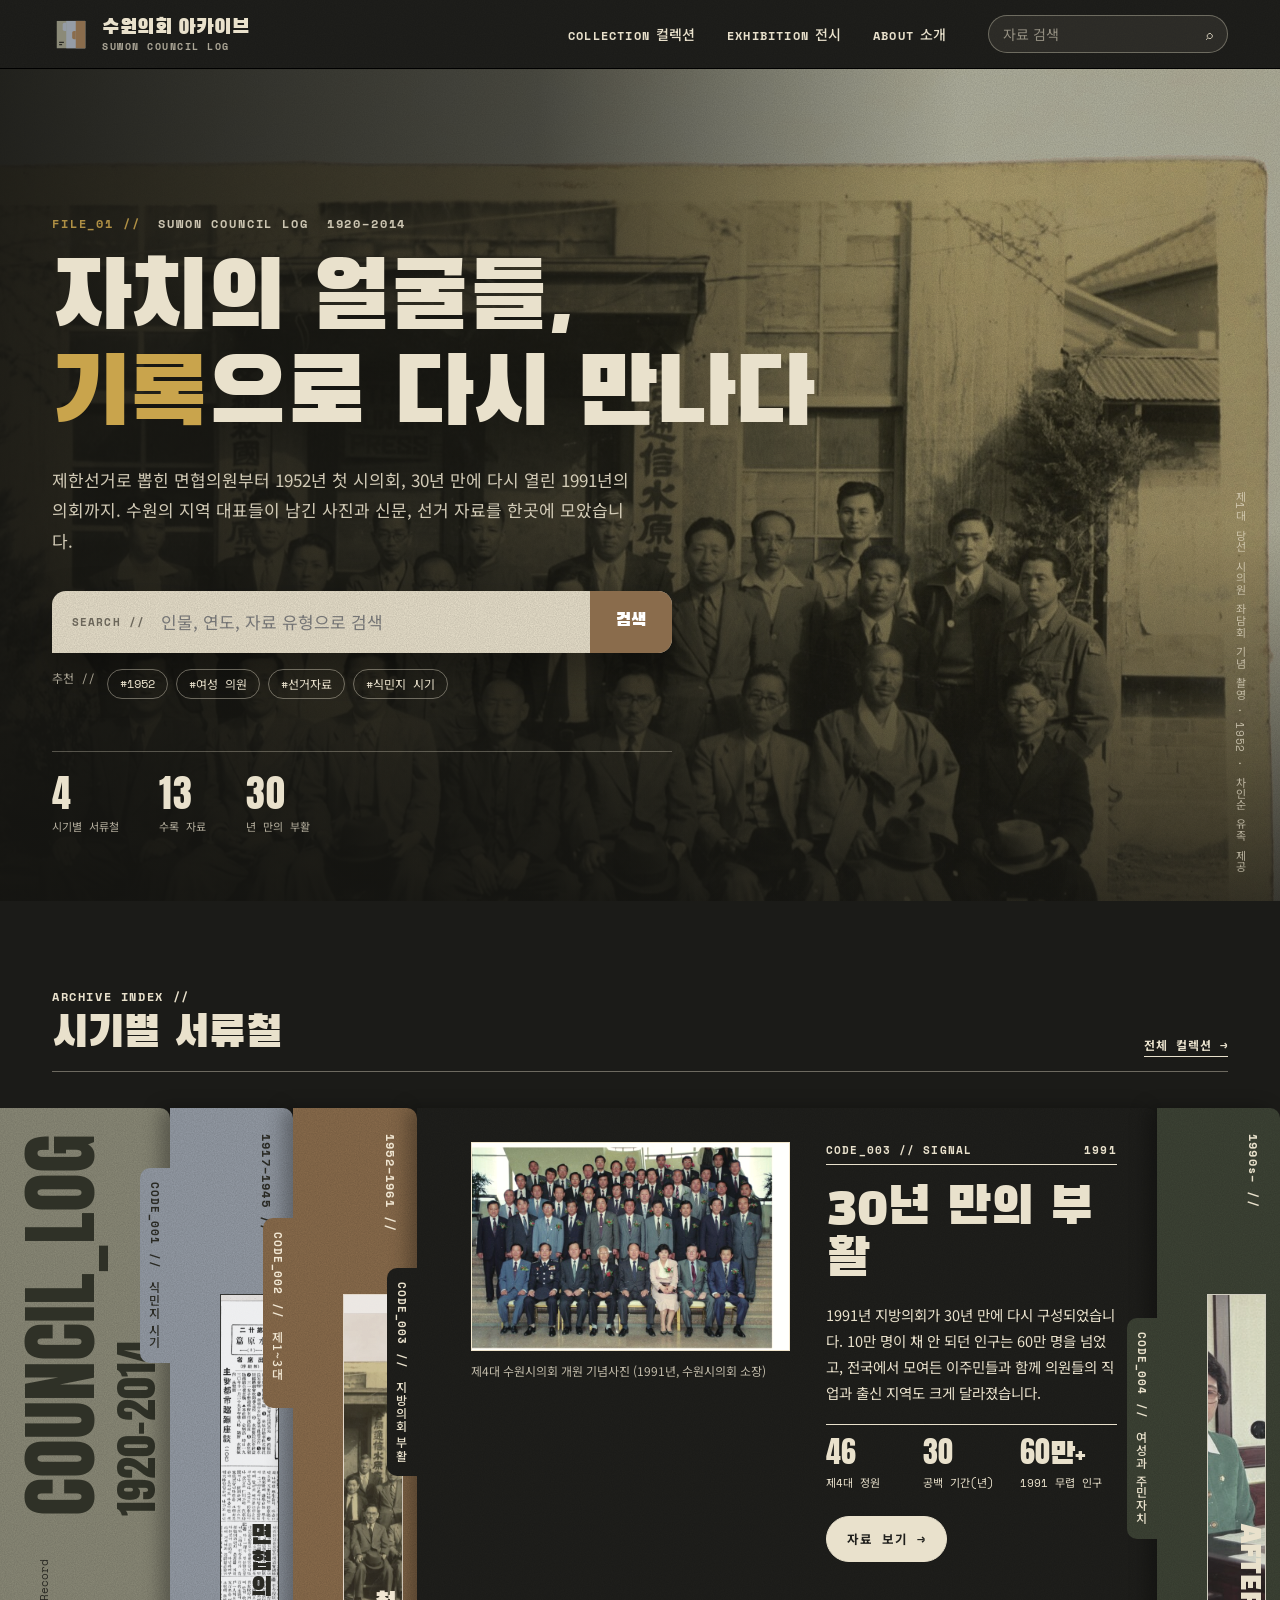
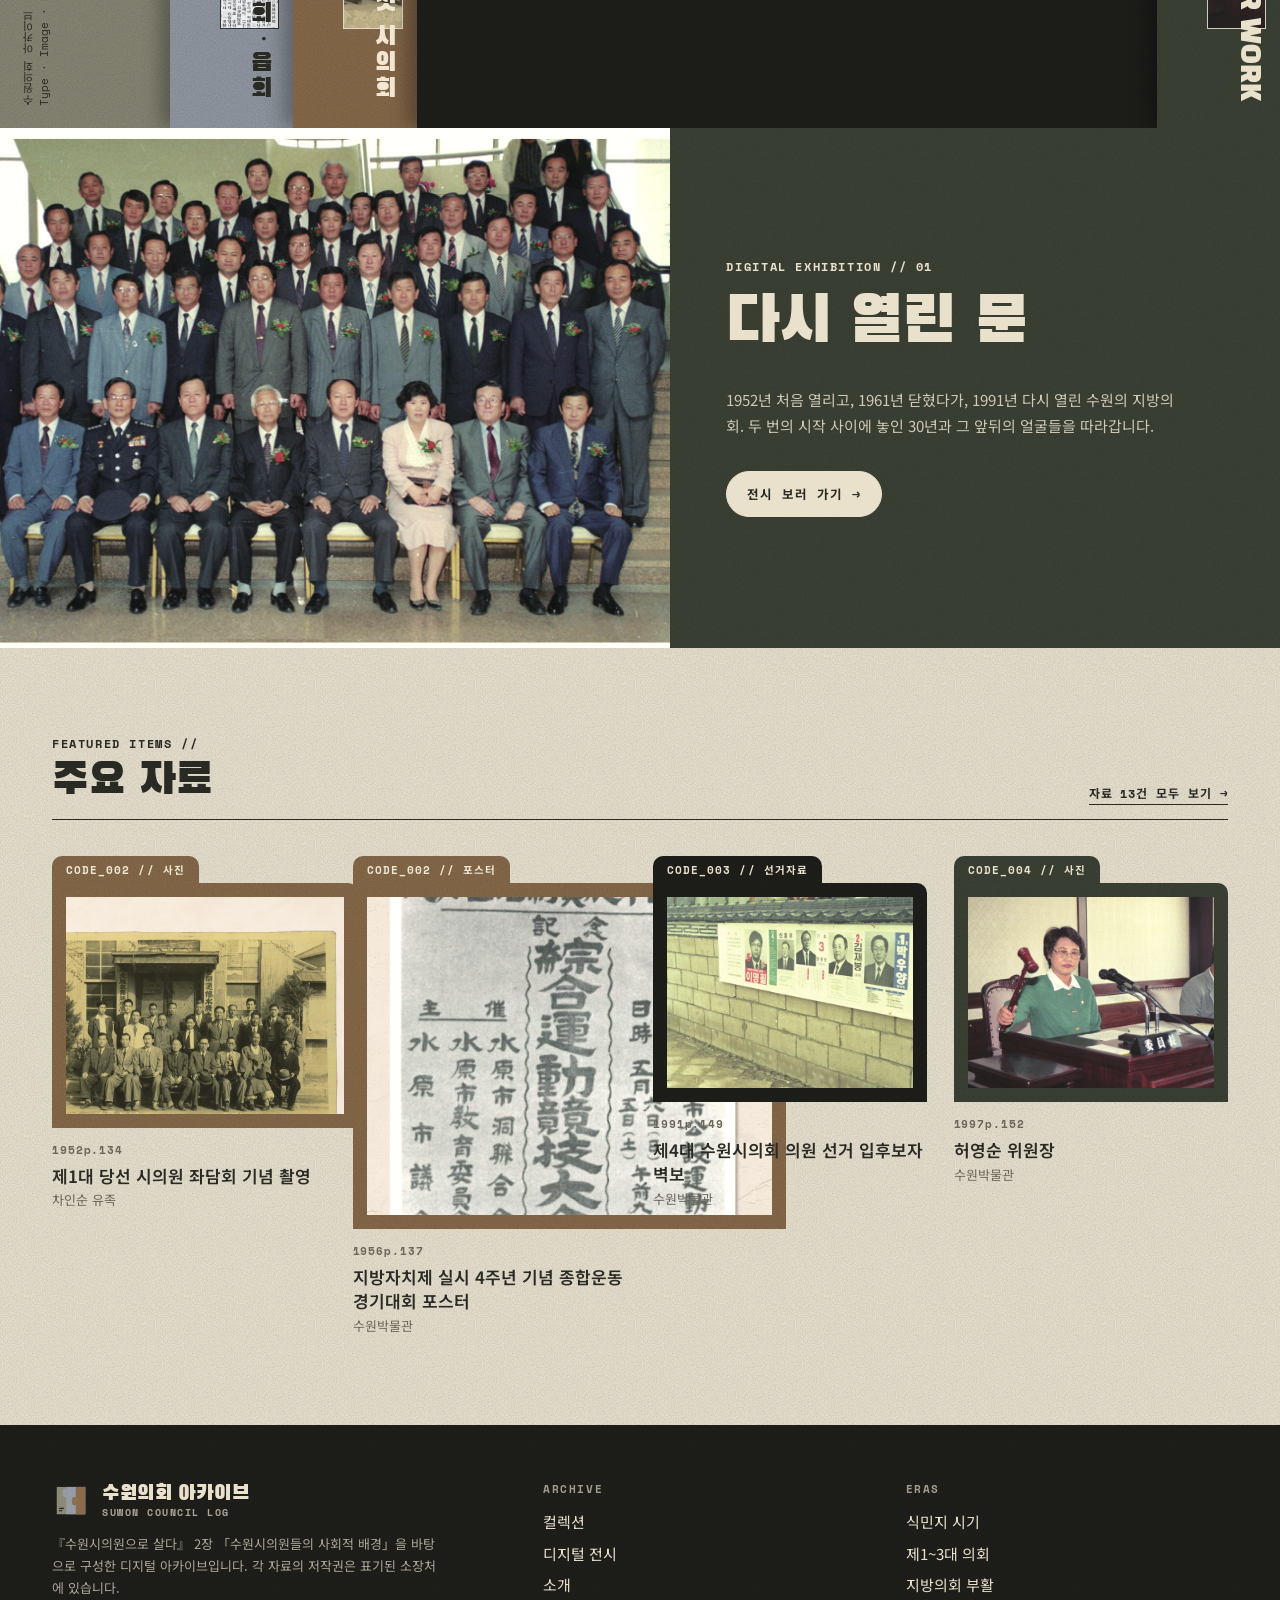
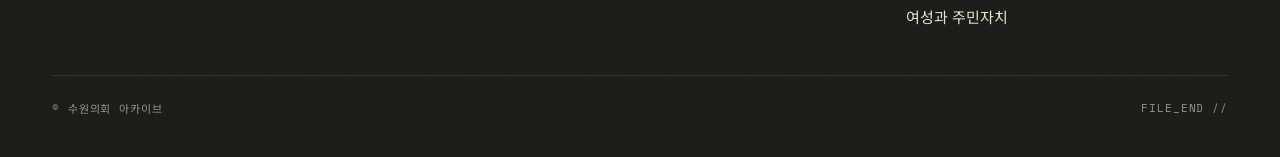
<file: docs/index.html>
<!doctype html>
<html lang="ko">
<head>
<meta charset="utf-8">
<meta name="viewport" content="width=device-width, initial-scale=1">
<title>수원의회 아카이브 — 자치의 얼굴들</title>
<meta name="description" content="1920년대 면협의회부터 1991년 지방의회 부활 이후까지, 수원의 지역 대표들을 기록한 디지털 아카이브.">
<meta property="og:title" content="수원의회 아카이브">
<meta property="og:description" content="자치의 얼굴들, 기록으로 다시 만나다.">
<meta property="og:image" content="assets/img/council-1952-hero.jpg">
<link rel="icon" href="favicon.svg" type="image/svg+xml">
<link rel="apple-touch-icon" href="assets/img/apple-touch-icon.png">
<link rel="preconnect" href="https://fonts.googleapis.com">
<link rel="preconnect" href="https://fonts.gstatic.com" crossorigin>
<link href="https://fonts.googleapis.com/css2?family=Anton&family=Black+Han+Sans&family=Space+Mono:wght@400;700&family=Noto+Sans+KR:wght@400;500;600;700&display=swap" rel="stylesheet">
<link rel="stylesheet" href="assets/css/style.css">
</head>
<body>

<header class="site-header">
  <div class="wrap">
    <a class="logo" href="index.html">
      <img src="assets/img/logo-mark.svg" alt="">
      <span><b>수원의회 아카이브</b><small>SUWON COUNCIL LOG</small></span>
    </a>
    <nav class="nav" aria-label="주 메뉴">
      <a href="collection.html">COLLECTION<span>컬렉션</span></a>
      <a href="exhibition.html">EXHIBITION<span>전시</span></a>
      <a href="about.html">ABOUT<span>소개</span></a>
    </nav>
    <form class="head-search" action="collection.html" role="search">
      <label class="sr-only" for="head-q">자료 검색</label>
      <input id="head-q" name="q" type="search" placeholder="자료 검색">
      <button type="submit" aria-label="검색">⌕</button>
    </form>
    <button class="menu-btn" type="button" aria-expanded="false">MENU</button>
  </div>
</header>

<main>
  <section class="hero">
    <div class="hero-bg" role="img" aria-label="1952년 제1대 수원시의원 당선자 좌담회 기념 사진"></div>
    <div class="wrap">
      <div class="hero-code"><span>FILE_01 //</span><span>SUWON COUNCIL LOG</span><span>1920–2014</span></div>
      <h1>자치의 얼굴들,<br><em>기록</em>으로 다시 만나다</h1>
      <p class="lead">제한선거로 뽑힌 면협의원부터 1952년 첫 시의회, 30년 만에 다시 열린 1991년의 의회까지. 수원의 지역 대표들이 남긴 사진과 신문, 선거 자료를 한곳에 모았습니다.</p>
      <form class="hero-search" action="collection.html" role="search">
        <label for="hero-q">SEARCH //</label>
        <input id="hero-q" name="q" type="search" placeholder="인물, 연도, 자료 유형으로 검색" autocomplete="off">
        <button type="submit">검색</button>
      </form>
      <div class="quick">
        <span>추천 //</span>
        <a href="collection.html?q=1952">#1952</a>
        <a href="collection.html?q=여성">#여성 의원</a>
        <a href="collection.html?type=선거자료">#선거자료</a>
        <a href="collection.html?era=colonial">#식민지 시기</a>
      </div>
      <div class="hero-stats">
        <div><strong>4</strong><span>시기별 서류철</span></div>
        <div><strong>13</strong><span>수록 자료</span></div>
        <div><strong>30</strong><span>년 만의 부활</span></div>
      </div>
    </div>
    <div class="hero-caption">제1대 당선 시의원 좌담회 기념 촬영 · 1952 · 차인순 유족 제공</div>
  </section>

  <section class="folders-section">
    <div class="wrap">
      <div class="section-head">
        <div><div class="eyebrow">ARCHIVE INDEX //</div><h2>시기별 서류철</h2></div>
        <a class="more" href="collection.html">전체 컬렉션 →</a>
      </div>
    </div>
    <div class="stack">
      <section class="folder" style="--bg:#8b8a78">
        <div class="cover">
          <h3>COUNCIL_LOG<br><em>1920–2014</em></h3>
          <p>수원의회 아카이브<br>Type · Image · Record</p>
        </div>
      </section>

      <section class="folder" tabindex="0" style="--bg:#959ca6; --tab-top:60px">
        <div class="tab">CODE_001 // <b>식민지 시기</b></div>
        <div class="spine"><span class="code">1917–1945 //</span><div class="slice" style="background-image:url(assets/img/newspaper-1931.jpg)"></div><span class="label">면협의회 · 읍회</span></div>
        <div class="fbody">
          <figure><img src="assets/img/suwon-office.jpg" alt="일제시기 수원읍사무소와 수원공회당" loading="lazy"><figcaption>일제시기 수원읍사무소와 수원공회당 (수원박물관 소장)</figcaption></figure>
          <div>
            <div class="row"><span>CODE_001 // DRIFT</span><span>1917–1945</span></div>
            <h3>식민지 시기</h3>
            <p>1917년 지정면이 된 수원면에 면협의회가 설치되었습니다. 일정액 이상 세금을 낸 사람만 투표할 수 있는 제한선거였기에, 선출된 조선인 의원 대부분은 자산가층이었습니다.</p>
            <div class="fstats">
              <div><strong>11,042</strong><span>1929 수원면 인구</span></div>
              <div><strong>310</strong><span>유권자 수</span></div>
              <div><strong>8/14</strong><span>1939 조선인 의석</span></div>
            </div>
            <a class="btn" href="collection.html?era=colonial">자료 보기 →</a>
          </div>
        </div>
      </section>

      <section class="folder" tabindex="0" style="--bg:#8a6c4c; --fg:#f1e7d3; --tab-top:110px">
        <div class="tab">CODE_002 // <b>제1~3대</b></div>
        <div class="spine"><span class="code">1952–1961 //</span><div class="slice" style="background-image:url(assets/img/council-1952.jpg)"></div><span class="label">첫 시의회</span></div>
        <div class="fbody">
          <figure><img src="assets/img/poster-1956.jpg" alt="지방자치제 실시 4주년 기념 종합운동경기대회 포스터" loading="lazy" style="object-fit:contain;background:#efe8d6"><figcaption>지방자치제 실시 4주년 기념 종합운동경기대회 포스터 (1956년, 수원박물관 소장)</figcaption></figure>
          <div>
            <div class="row"><span>CODE_002 // FALLING</span><span>1952–1961</span></div>
            <h3>첫 시의회</h3>
            <p>1952년 첫 수원시의회가 구성되었습니다. 제1대 의원 20명 가운데 14명이 농업 종사자였고, 다수가 동사무소 근무나 해방 공간의 우익 청년단 활동을 거쳐 의회에 들어왔습니다. 1961년 5·16 이후 지방의회는 해산됩니다.</p>
            <div class="fstats">
              <div><strong>20</strong><span>제1대 정원</span></div>
              <div><strong>14</strong><span>농업 종사</span></div>
              <div><strong>15</strong><span>제2·3대 정원</span></div>
            </div>
            <a class="btn" href="collection.html?era=first">자료 보기 →</a>
          </div>
        </div>
      </section>

      <section class="folder open" tabindex="0" style="--bg:#1f1f1c; --fg:#e9e1cc; --tab-top:160px">
        <div class="tab">CODE_003 // <b>지방의회 부활</b></div>
        <div class="spine"><span class="code">1991 //</span><div class="slice" style="background-image:url(assets/img/posters-1991.jpg)"></div><span class="label">SIGNAL</span></div>
        <div class="fbody">
          <figure><img src="assets/img/council-1991.jpg" alt="제4대 수원시의회 개원 기념사진" loading="lazy"><figcaption>제4대 수원시의회 개원 기념사진 (1991년, 수원시의회 소장)</figcaption></figure>
          <div>
            <div class="row"><span>CODE_003 // SIGNAL</span><span>1991</span></div>
            <h3>30년 만의 부활</h3>
            <p>1991년 지방의회가 30년 만에 다시 구성되었습니다. 10만 명이 채 안 되던 인구는 60만 명을 넘었고, 전국에서 모여든 이주민들과 함께 의원들의 직업과 출신 지역도 크게 달라졌습니다.</p>
            <div class="fstats">
              <div><strong>46</strong><span>제4대 정원</span></div>
              <div><strong>30</strong><span>공백 기간(년)</span></div>
              <div><strong>60만+</strong><span>1991 무렵 인구</span></div>
            </div>
            <a class="btn" href="collection.html?era=revival">자료 보기 →</a>
          </div>
        </div>
      </section>

      <section class="folder" tabindex="0" style="--bg:#3d4335; --fg:#e9e1cc; --tab-top:210px">
        <div class="tab">CODE_004 // <b>여성과 주민자치</b></div>
        <div class="spine"><span class="code">1990s– //</span><div class="slice" style="background-image:url(assets/img/heo-youngsoon-1997.jpg)"></div><span class="label">AFTER WORK</span></div>
        <div class="fbody">
          <figure><img src="assets/img/heo-youngsoon-1997.jpg" alt="허영순 위원장" loading="lazy"><figcaption>허영순 위원장 (1997년, 수원박물관 소장)</figcaption></figure>
          <div>
            <div class="row"><span>CODE_004 // AFTER WORK</span><span>1990s–</span></div>
            <h3>새로운 얼굴들</h3>
            <p>1950년대 한 명도 없던 여성 의원이 1991년 제4대 의회부터 나타났고, 2000년대 여성할당제와 함께 크게 늘었습니다. 1990년대 시민운동의 성장도 의원 충원에 큰 영향을 주었습니다.</p>
            <a class="btn" href="collection.html?era=civic">자료 보기 →</a>
          </div>
        </div>
      </section>
    </div>
  </section>

  <a class="feature" href="exhibition.html">
    <div class="img" role="img" aria-label="제4대 수원시의회 개원 기념사진"></div>
    <div class="txt">
      <div class="eyebrow">DIGITAL EXHIBITION // 01</div>
      <h2>다시 열린 문</h2>
      <p>1952년 처음 열리고, 1961년 닫혔다가, 1991년 다시 열린 수원의 지방의회. 두 번의 시작 사이에 놓인 30년과 그 앞뒤의 얼굴들을 따라갑니다.</p>
      <span class="btn">전시 보러 가기 →</span>
    </div>
  </a>

  <section class="section">
    <div class="wrap">
      <div class="section-head">
        <div><div class="eyebrow">FEATURED ITEMS //</div><h2>주요 자료</h2></div>
        <a class="more" href="collection.html">자료 13건 모두 보기 →</a>
      </div>
      <div class="cards" data-latest></div>
    </div>
  </section>
</main>

<footer class="site-footer">
  <div class="wrap">
    <div>
      <a class="logo" href="index.html"><img src="assets/img/logo-mark.svg" alt=""><span><b>수원의회 아카이브</b><small>SUWON COUNCIL LOG</small></span></a>
      <p>『수원시의원으로 살다』 2장 「수원시의원들의 사회적 배경」을 바탕으로 구성한 디지털 아카이브입니다. 각 자료의 저작권은 표기된 소장처에 있습니다.</p>
    </div>
    <div><h4>ARCHIVE</h4><ul><li><a href="collection.html">컬렉션</a></li><li><a href="exhibition.html">디지털 전시</a></li><li><a href="about.html">소개</a></li></ul></div>
    <div><h4>ERAS</h4><ul><li><a href="collection.html?era=colonial">식민지 시기</a></li><li><a href="collection.html?era=first">제1~3대 의회</a></li><li><a href="collection.html?era=revival">지방의회 부활</a></li><li><a href="collection.html?era=civic">여성과 주민자치</a></li></ul></div>
    <div class="bottom"><span>© 수원의회 아카이브</span><span>FILE_END //</span></div>
  </div>
</footer>

<dialog class="viewer" aria-label="자료 상세"><button class="viewer-close" type="button" aria-label="닫기">×</button><div class="viewer-in"><div class="viewer-img"><img alt=""></div><div class="viewer-txt"></div></div></dialog>

<script src="assets/js/data.js"></script>
<script src="assets/js/site.js"></script>
</body>
</html>
</file>
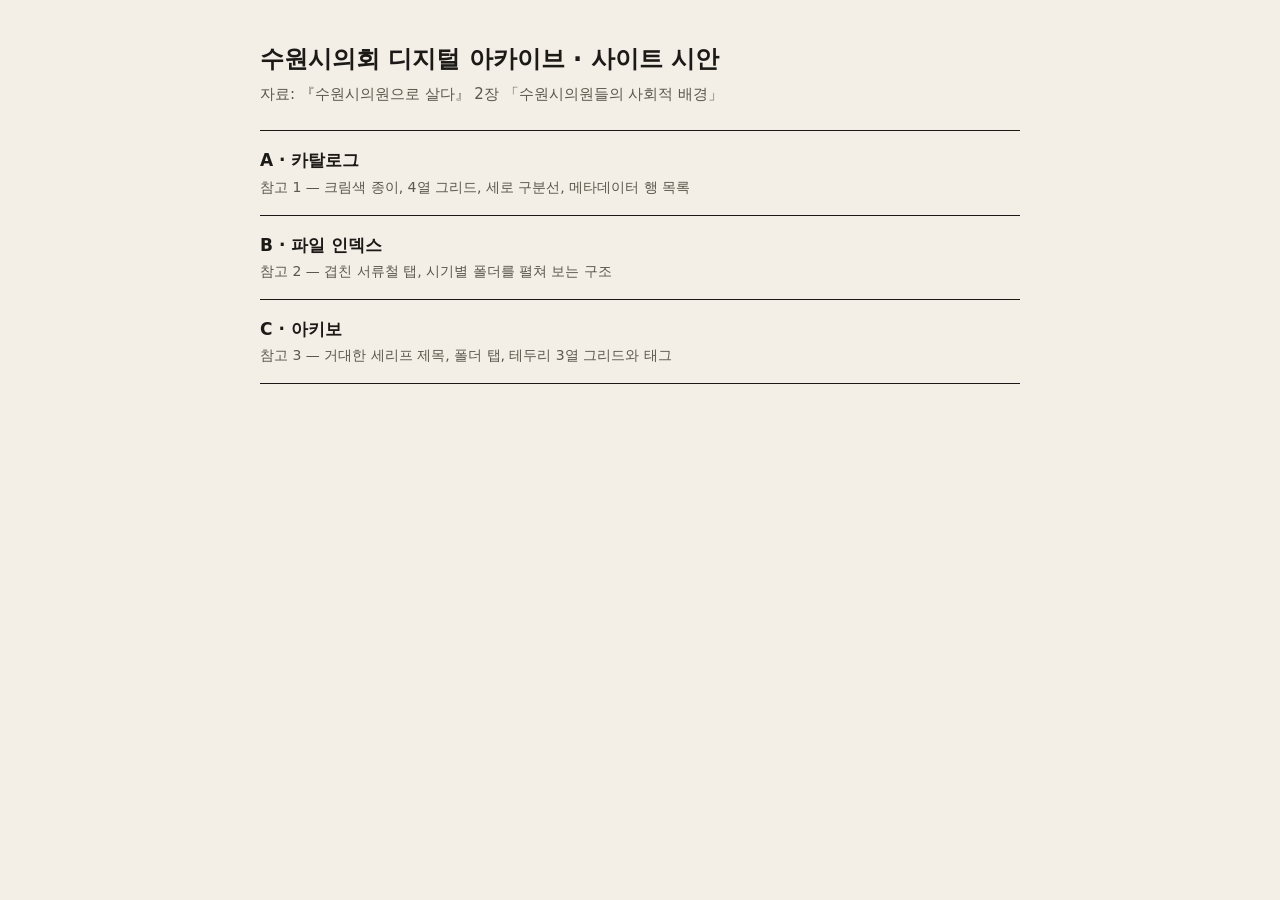
<file: mockups/index.html>
<!doctype html>
<html lang="ko">
<head>
<meta charset="utf-8">
<meta name="viewport" content="width=device-width, initial-scale=1">
<title>사이트 시안 3종</title>
<style>
  body { margin: 0; padding: 40px 16px; background: #f3efe7; color: #1c1a17; font: 15px/1.6 system-ui, "Noto Sans KR", sans-serif; }
  main { max-width: 760px; margin: 0 auto; }
  h1 { font-size: 24px; margin: 0 0 4px; }
  p { color: #5c564c; margin: 0 0 24px; }
  a { display: block; padding: 16px 0; border-top: 1px solid #1c1a17; color: inherit; text-decoration: none; }
  a:last-child { border-bottom: 1px solid #1c1a17; }
  a b { display: block; font-size: 17px; }
  a span { color: #5c564c; font-size: 14px; }
</style>
</head>
<body>
<main>
  <h1>수원시의회 디지털 아카이브 · 사이트 시안</h1>
  <p>자료: 『수원시의원으로 살다』 2장 「수원시의원들의 사회적 배경」</p>
  <a href="a-catalog.html"><b>A · 카탈로그</b><span>참고 1 — 크림색 종이, 4열 그리드, 세로 구분선, 메타데이터 행 목록</span></a>
  <a href="b-index.html"><b>B · 파일 인덱스</b><span>참고 2 — 겹친 서류철 탭, 시기별 폴더를 펼쳐 보는 구조</span></a>
  <a href="c-archivo.html"><b>C · 아키보</b><span>참고 3 — 거대한 세리프 제목, 폴더 탭, 테두리 3열 그리드와 태그</span></a>
</main>
</body>
</html>
</file>
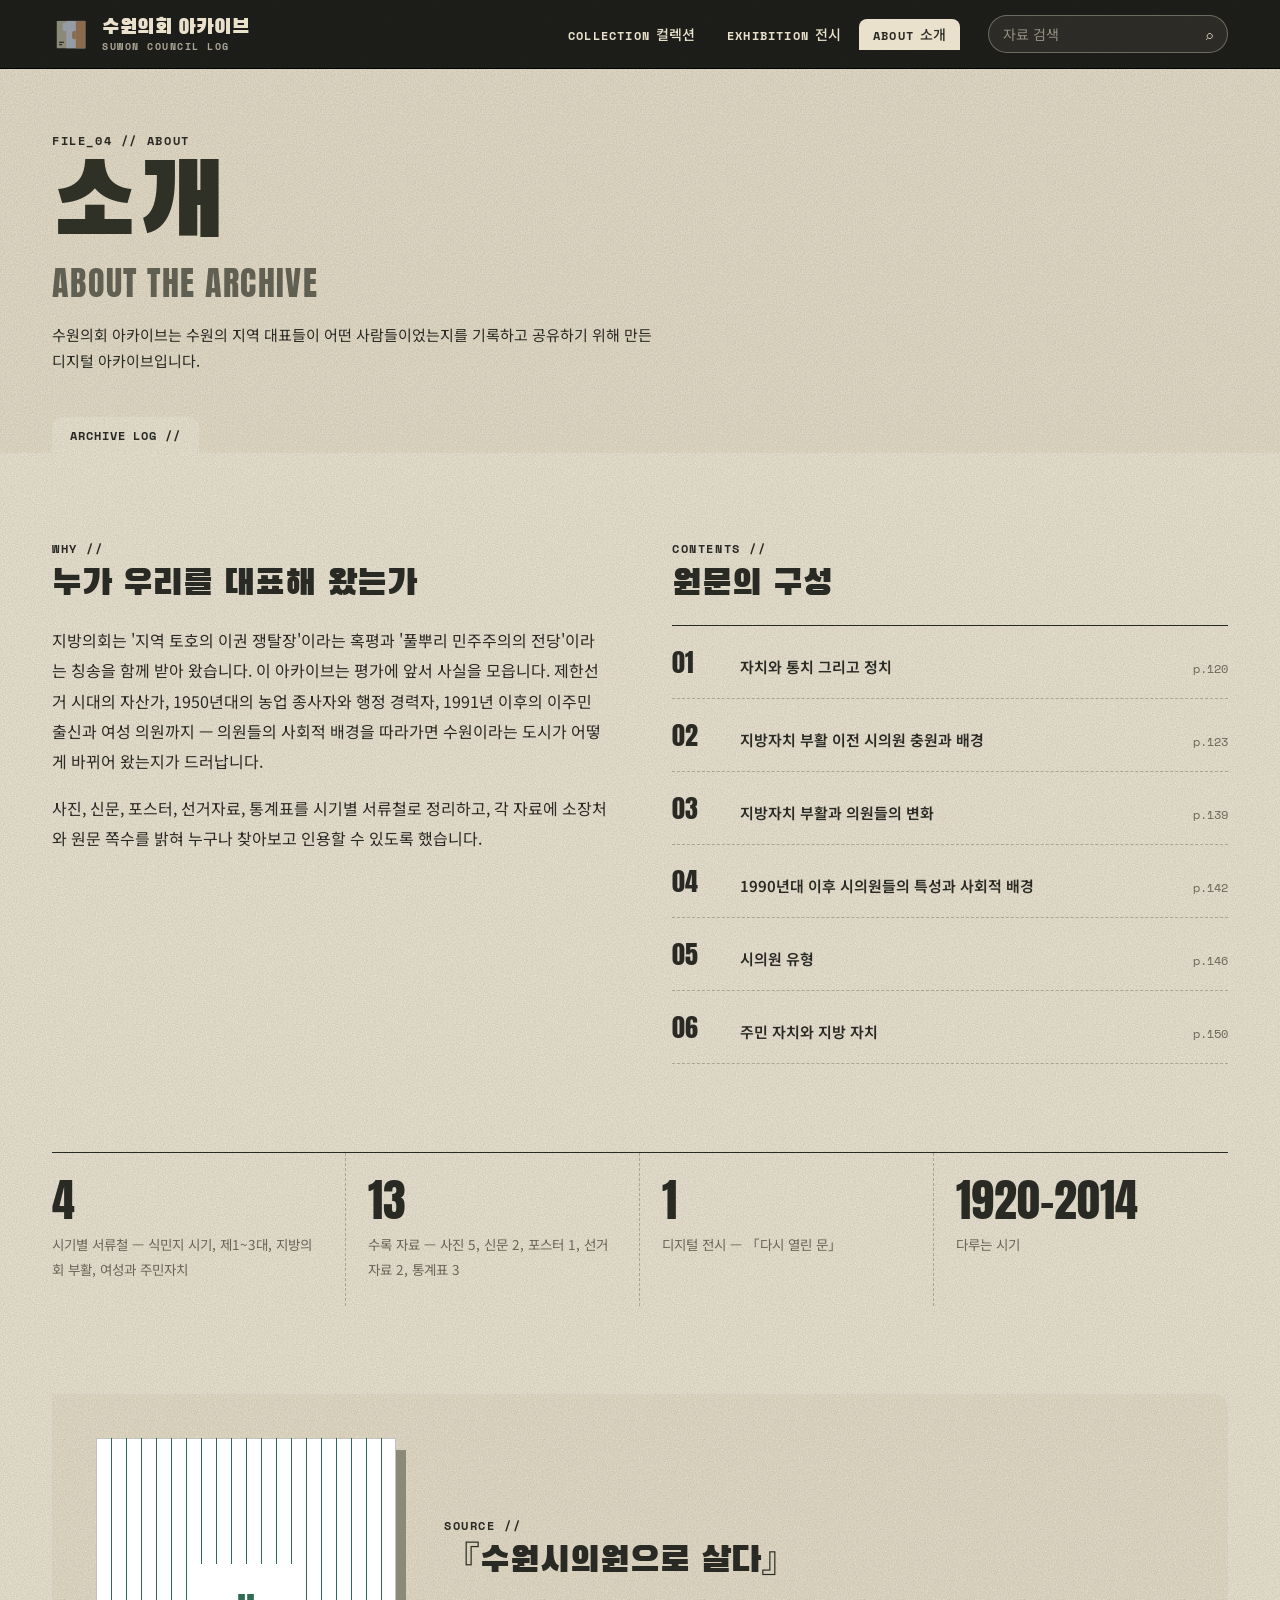
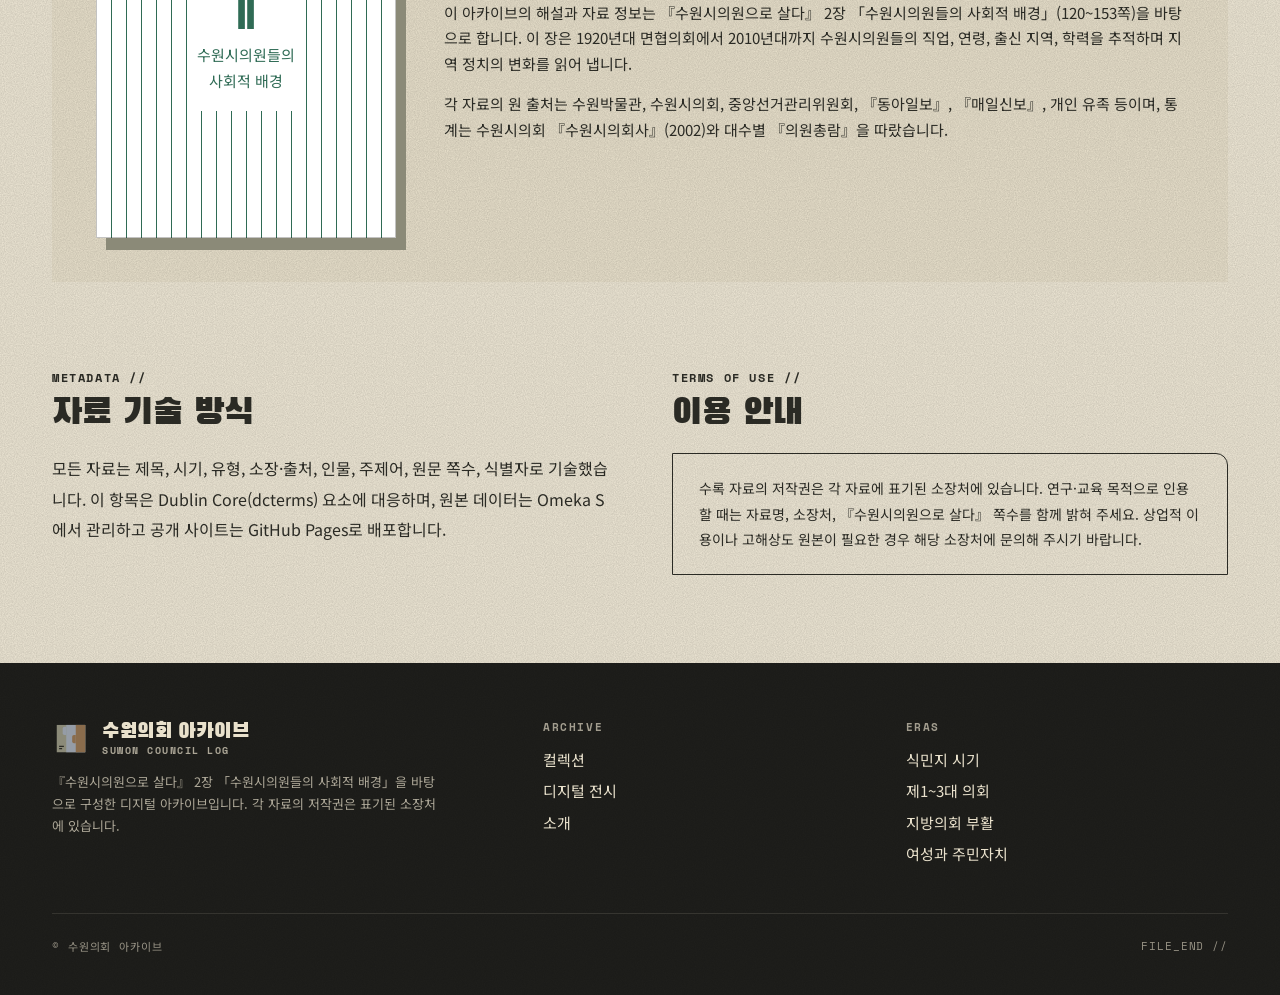
<file: docs/about.html>
<!doctype html>
<html lang="ko">
<head>
<meta charset="utf-8">
<meta name="viewport" content="width=device-width, initial-scale=1">
<title>소개 — 수원의회 아카이브</title>
<meta name="description" content="수원의회 아카이브의 목적, 원자료, 구성과 이용 안내.">
<link rel="icon" href="favicon.svg" type="image/svg+xml">
<link rel="apple-touch-icon" href="assets/img/apple-touch-icon.png">
<link rel="preconnect" href="https://fonts.googleapis.com">
<link rel="preconnect" href="https://fonts.gstatic.com" crossorigin>
<link href="https://fonts.googleapis.com/css2?family=Anton&family=Black+Han+Sans&family=Space+Mono:wght@400;700&family=Noto+Sans+KR:wght@400;500;600;700&display=swap" rel="stylesheet">
<link rel="stylesheet" href="assets/css/style.css">
</head>
<body>

<header class="site-header">
  <div class="wrap">
    <a class="logo" href="index.html">
      <img src="assets/img/logo-mark.svg" alt="">
      <span><b>수원의회 아카이브</b><small>SUWON COUNCIL LOG</small></span>
    </a>
    <nav class="nav" aria-label="주 메뉴">
      <a href="collection.html">COLLECTION<span>컬렉션</span></a>
      <a href="exhibition.html">EXHIBITION<span>전시</span></a>
      <a href="about.html" aria-current="page">ABOUT<span>소개</span></a>
    </nav>
    <form class="head-search" action="collection.html" role="search">
      <label class="sr-only" for="head-q">자료 검색</label>
      <input id="head-q" name="q" type="search" placeholder="자료 검색">
      <button type="submit" aria-label="검색">⌕</button>
    </form>
    <button class="menu-btn" type="button" aria-expanded="false">MENU</button>
  </div>
</header>

<main>
  <section class="page-head" style="background-color:var(--cream)">
    <div class="wrap">
      <div class="eyebrow">FILE_04 // ABOUT</div>
      <h1>소개</h1>
      <div class="en">ABOUT THE ARCHIVE</div>
      <p>수원의회 아카이브는 수원의 지역 대표들이 어떤 사람들이었는지를 기록하고 공유하기 위해 만든 디지털 아카이브입니다.</p>
      <div class="tabs"><span class="on" style="padding:10px 18px 9px;border-radius:10px 10px 0 0;font:700 11.5px var(--mono);letter-spacing:.08em">ARCHIVE LOG //</span></div>
    </div>
  </section>

  <section class="section">
    <div class="wrap about-grid">
      <div>
        <div class="eyebrow">WHY //</div>
        <h2>누가 우리를 대표해 왔는가</h2>
        <p>지방의회는 '지역 토호의 이권 쟁탈장'이라는 혹평과 '풀뿌리 민주주의의 전당'이라는 칭송을 함께 받아 왔습니다. 이 아카이브는 평가에 앞서 사실을 모읍니다. 제한선거 시대의 자산가, 1950년대의 농업 종사자와 행정 경력자, 1991년 이후의 이주민 출신과 여성 의원까지 — 의원들의 사회적 배경을 따라가면 수원이라는 도시가 어떻게 바뀌어 왔는지가 드러납니다.</p>
        <p>사진, 신문, 포스터, 선거자료, 통계표를 시기별 서류철로 정리하고, 각 자료에 소장처와 원문 쪽수를 밝혀 누구나 찾아보고 인용할 수 있도록 했습니다.</p>
      </div>
      <div>
        <div class="eyebrow">CONTENTS //</div>
        <h2>원문의 구성</h2>
        <ol class="toc-list">
          <li><b>자치와 통치 그리고 정치</b><span>p.120</span></li>
          <li><b>지방자치 부활 이전 시의원 충원과 배경</b><span>p.123</span></li>
          <li><b>지방자치 부활과 의원들의 변화</b><span>p.139</span></li>
          <li><b>1990년대 이후 시의원들의 특성과 사회적 배경</b><span>p.142</span></li>
          <li><b>시의원 유형</b><span>p.146</span></li>
          <li><b>주민 자치와 지방 자치</b><span>p.150</span></li>
        </ol>
      </div>
    </div>
  </section>

  <section class="section" style="padding-top:0">
    <div class="wrap">
      <div class="spec">
        <div><strong>4</strong><span>시기별 서류철 — 식민지 시기, 제1~3대, 지방의회 부활, 여성과 주민자치</span></div>
        <div><strong>13</strong><span>수록 자료 — 사진 5, 신문 2, 포스터 1, 선거자료 2, 통계표 3</span></div>
        <div><strong>1</strong><span>디지털 전시 — 「다시 열린 문」</span></div>
        <div><strong>1920–2014</strong><span>다루는 시기</span></div>
      </div>
    </div>
  </section>

  <section class="section" style="padding-top:0">
    <div class="wrap">
      <div class="book">
        <div class="cover-img"><div><b>II</b><span>수원시의원들의<br>사회적 배경</span></div></div>
        <div>
          <div class="eyebrow">SOURCE //</div>
          <h2 style="font:36px/1.15 var(--display);margin:8px 0 16px">『수원시의원으로 살다』</h2>
          <p>이 아카이브의 해설과 자료 정보는 『수원시의원으로 살다』 2장 「수원시의원들의 사회적 배경」(120~153쪽)을 바탕으로 합니다. 이 장은 1920년대 면협의회에서 2010년대까지 수원시의원들의 직업, 연령, 출신 지역, 학력을 추적하며 지역 정치의 변화를 읽어 냅니다.</p>
          <p>각 자료의 원 출처는 수원박물관, 수원시의회, 중앙선거관리위원회, 『동아일보』, 『매일신보』, 개인 유족 등이며, 통계는 수원시의회 『수원시의회사』(2002)와 대수별 『의원총람』을 따랐습니다.</p>
        </div>
      </div>
    </div>
  </section>

  <section class="section" style="padding-top:0">
    <div class="wrap about-grid">
      <div>
        <div class="eyebrow">METADATA //</div>
        <h2>자료 기술 방식</h2>
        <p>모든 자료는 제목, 시기, 유형, 소장·출처, 인물, 주제어, 원문 쪽수, 식별자로 기술했습니다. 이 항목은 Dublin Core(dcterms) 요소에 대응하며, 원본 데이터는 Omeka S에서 관리하고 공개 사이트는 GitHub Pages로 배포합니다.</p>
      </div>
      <div>
        <div class="eyebrow">TERMS OF USE //</div>
        <h2>이용 안내</h2>
        <div class="notice">
          수록 자료의 저작권은 각 자료에 표기된 소장처에 있습니다. 연구·교육 목적으로 인용할 때는 자료명, 소장처, 『수원시의원으로 살다』 쪽수를 함께 밝혀 주세요. 상업적 이용이나 고해상도 원본이 필요한 경우 해당 소장처에 문의해 주시기 바랍니다.
        </div>
      </div>
    </div>
  </section>
</main>

<footer class="site-footer">
  <div class="wrap">
    <div>
      <a class="logo" href="index.html"><img src="assets/img/logo-mark.svg" alt=""><span><b>수원의회 아카이브</b><small>SUWON COUNCIL LOG</small></span></a>
      <p>『수원시의원으로 살다』 2장 「수원시의원들의 사회적 배경」을 바탕으로 구성한 디지털 아카이브입니다. 각 자료의 저작권은 표기된 소장처에 있습니다.</p>
    </div>
    <div><h4>ARCHIVE</h4><ul><li><a href="collection.html">컬렉션</a></li><li><a href="exhibition.html">디지털 전시</a></li><li><a href="about.html">소개</a></li></ul></div>
    <div><h4>ERAS</h4><ul><li><a href="collection.html?era=colonial">식민지 시기</a></li><li><a href="collection.html?era=first">제1~3대 의회</a></li><li><a href="collection.html?era=revival">지방의회 부활</a></li><li><a href="collection.html?era=civic">여성과 주민자치</a></li></ul></div>
    <div class="bottom"><span>© 수원의회 아카이브</span><span>FILE_END //</span></div>
  </div>
</footer>

<script src="assets/js/site.js"></script>
</body>
</html>
</file>
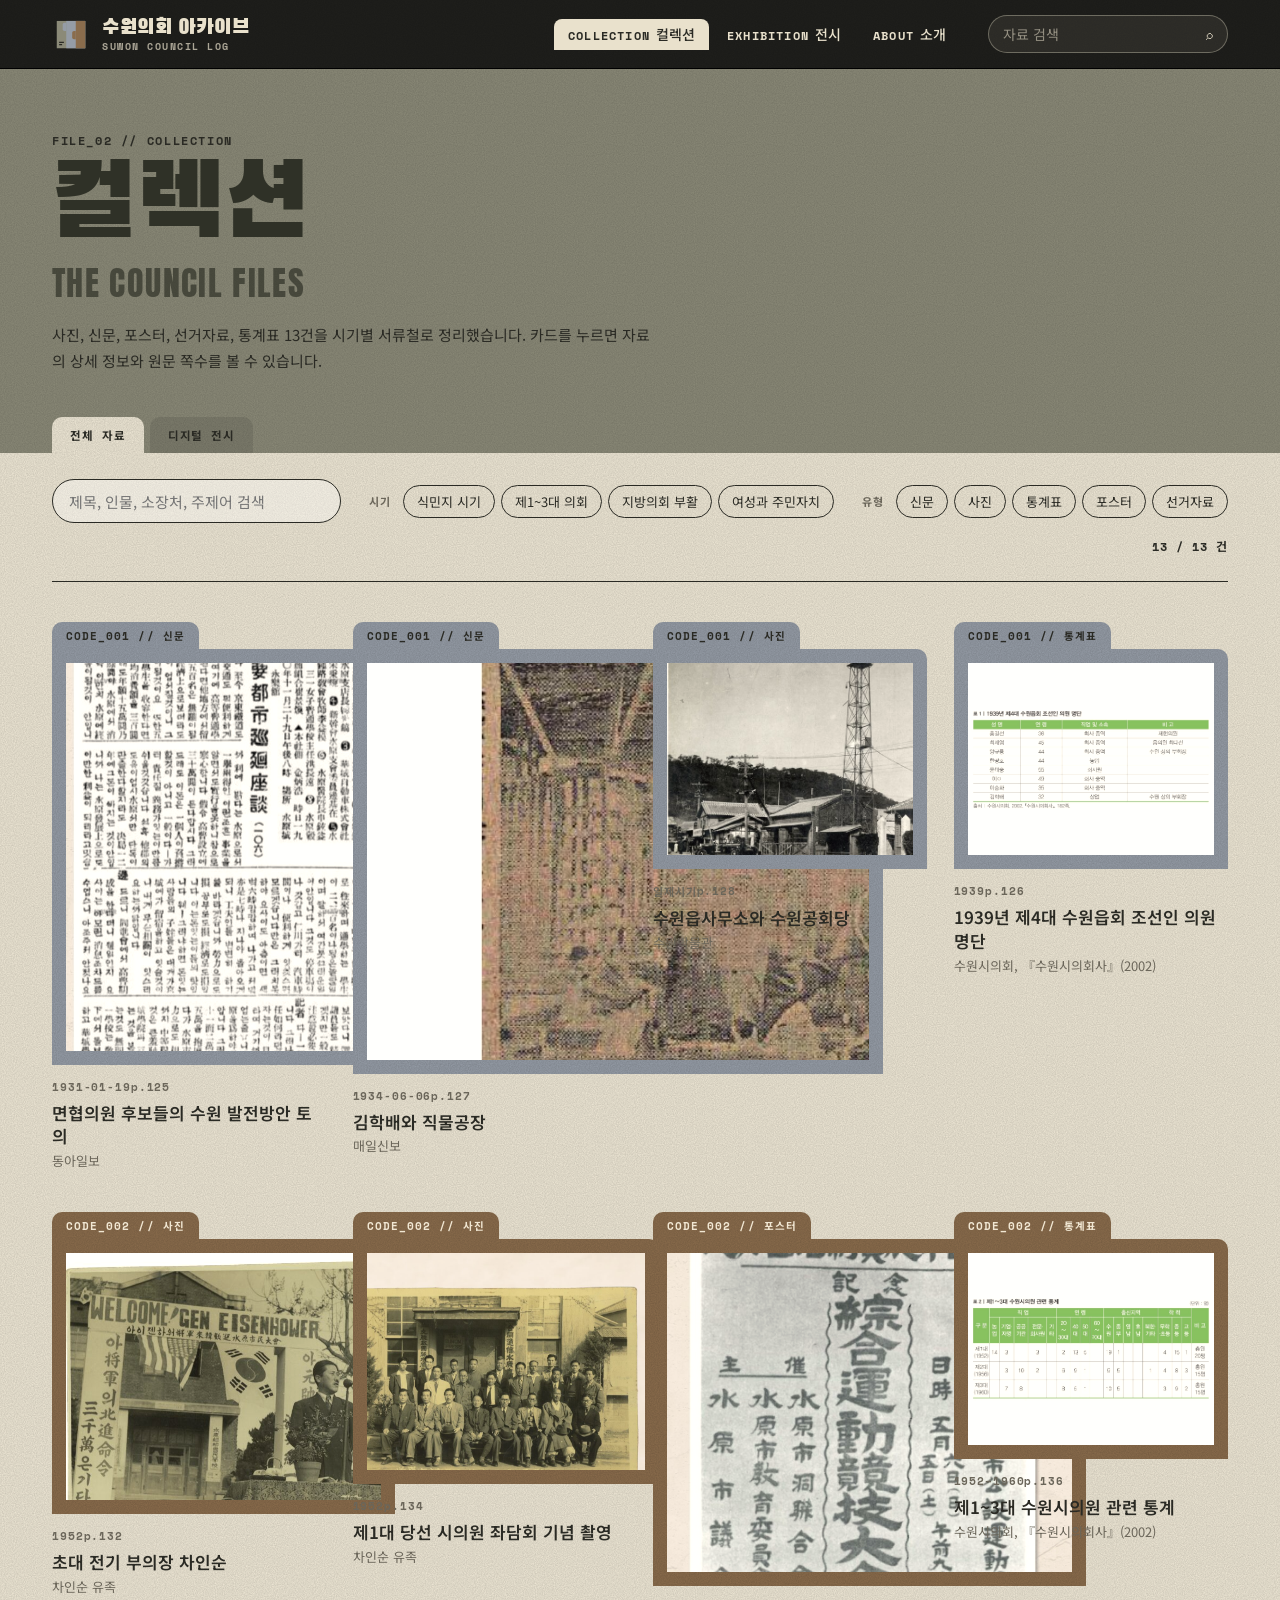
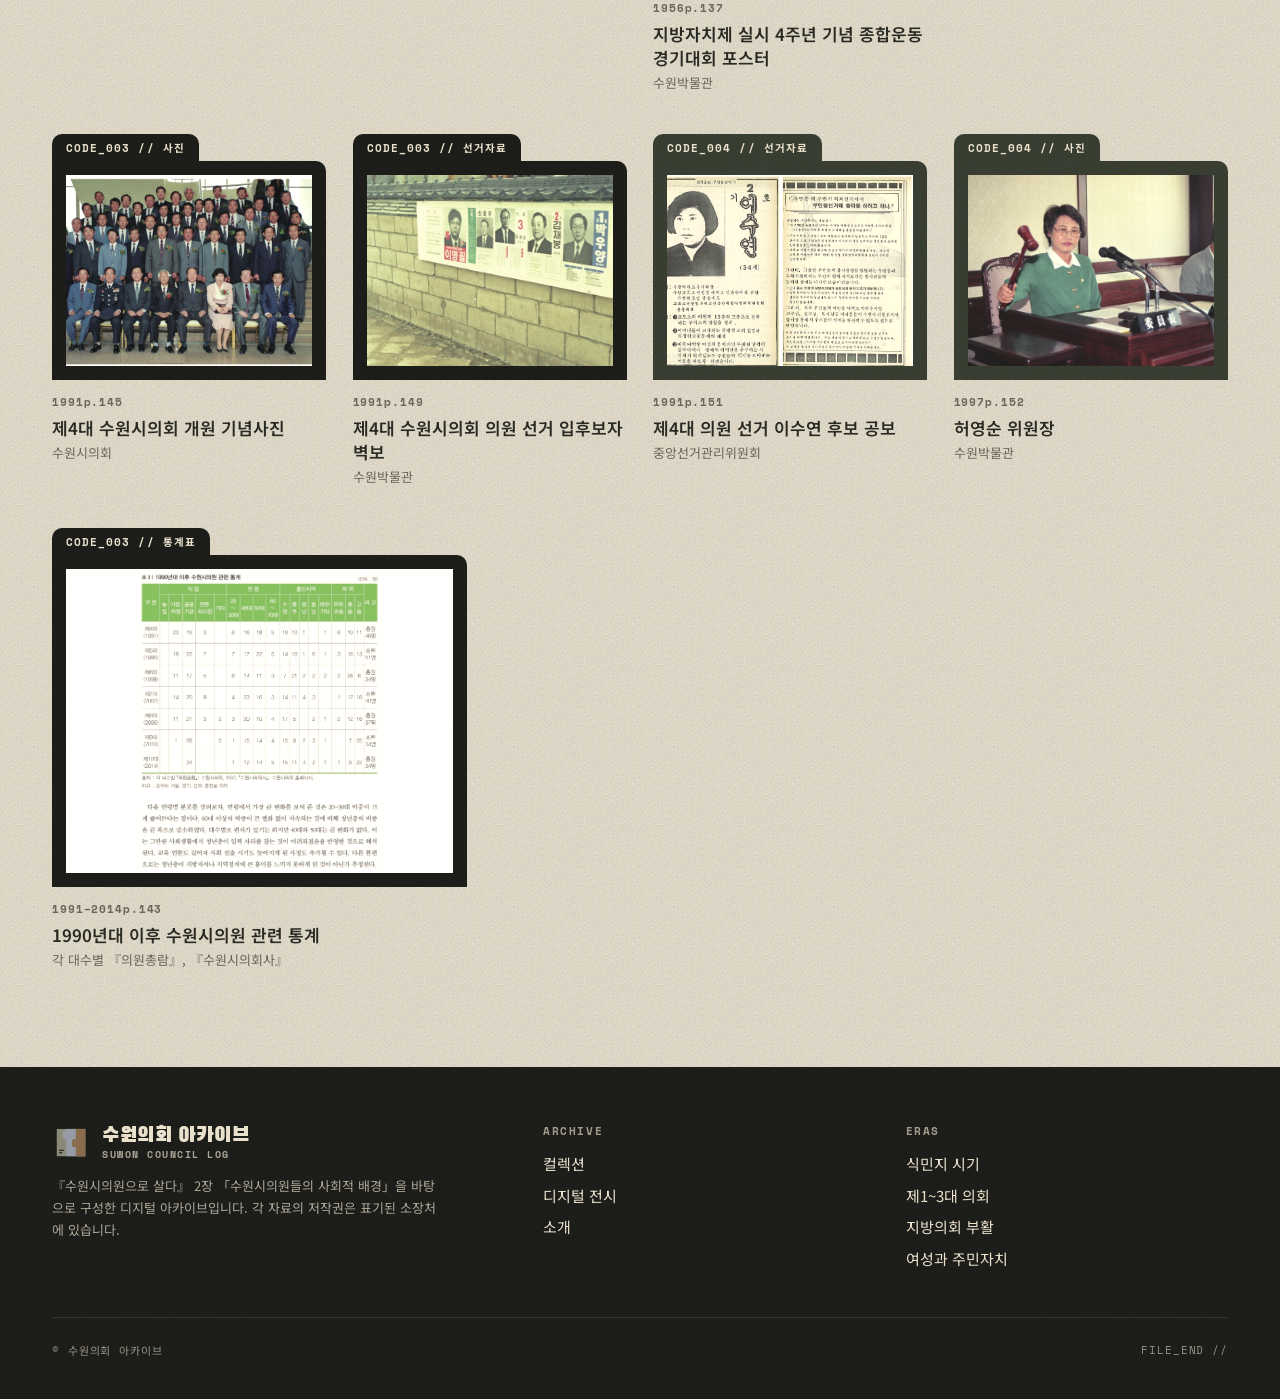
<file: docs/collection.html>
<!doctype html>
<html lang="ko">
<head>
<meta charset="utf-8">
<meta name="viewport" content="width=device-width, initial-scale=1">
<title>컬렉션 — 수원의회 아카이브</title>
<meta name="description" content="수원의회 아카이브의 사진, 신문, 포스터, 선거자료, 통계표를 시기와 유형별로 찾아보세요.">
<link rel="icon" href="favicon.svg" type="image/svg+xml">
<link rel="apple-touch-icon" href="assets/img/apple-touch-icon.png">
<link rel="preconnect" href="https://fonts.googleapis.com">
<link rel="preconnect" href="https://fonts.gstatic.com" crossorigin>
<link href="https://fonts.googleapis.com/css2?family=Anton&family=Black+Han+Sans&family=Space+Mono:wght@400;700&family=Noto+Sans+KR:wght@400;500;600;700&display=swap" rel="stylesheet">
<link rel="stylesheet" href="assets/css/style.css">
</head>
<body>

<header class="site-header">
  <div class="wrap">
    <a class="logo" href="index.html">
      <img src="assets/img/logo-mark.svg" alt="">
      <span><b>수원의회 아카이브</b><small>SUWON COUNCIL LOG</small></span>
    </a>
    <nav class="nav" aria-label="주 메뉴">
      <a href="collection.html" aria-current="page">COLLECTION<span>컬렉션</span></a>
      <a href="exhibition.html">EXHIBITION<span>전시</span></a>
      <a href="about.html">ABOUT<span>소개</span></a>
    </nav>
    <form class="head-search" action="collection.html" role="search">
      <label class="sr-only" for="head-q">자료 검색</label>
      <input id="head-q" name="q" type="search" placeholder="자료 검색">
      <button type="submit" aria-label="검색">⌕</button>
    </form>
    <button class="menu-btn" type="button" aria-expanded="false">MENU</button>
  </div>
</header>

<main>
  <section class="page-head">
    <div class="wrap">
      <div class="eyebrow">FILE_02 // COLLECTION</div>
      <h1>컬렉션</h1>
      <div class="en">THE COUNCIL FILES</div>
      <p>사진, 신문, 포스터, 선거자료, 통계표 13건을 시기별 서류철로 정리했습니다. 카드를 누르면 자료의 상세 정보와 원문 쪽수를 볼 수 있습니다.</p>
      <div class="tabs">
        <a class="on" href="collection.html">전체 자료</a>
        <a href="exhibition.html">디지털 전시</a>
      </div>
    </div>
  </section>

  <div class="wrap">
    <div class="toolbar">
      <form class="search" role="search">
        <label class="sr-only" for="collection-q">컬렉션 안에서 검색</label>
        <input id="collection-q" type="search" placeholder="제목, 인물, 소장처, 주제어 검색" autocomplete="off">
      </form>
      <div class="chips" data-chips="era"><span>시기</span></div>
      <div class="chips" data-chips="type"><span>유형</span></div>
      <div class="result-count" aria-live="polite"></div>
    </div>

    <div class="cards" data-collection></div>
    <div class="empty" hidden><strong>찾는 자료가 없습니다</strong>검색어를 바꾸거나 선택한 필터를 해제해 보세요.</div>
    <div style="height:96px"></div>
  </div>
</main>

<footer class="site-footer">
  <div class="wrap">
    <div>
      <a class="logo" href="index.html"><img src="assets/img/logo-mark.svg" alt=""><span><b>수원의회 아카이브</b><small>SUWON COUNCIL LOG</small></span></a>
      <p>『수원시의원으로 살다』 2장 「수원시의원들의 사회적 배경」을 바탕으로 구성한 디지털 아카이브입니다. 각 자료의 저작권은 표기된 소장처에 있습니다.</p>
    </div>
    <div><h4>ARCHIVE</h4><ul><li><a href="collection.html">컬렉션</a></li><li><a href="exhibition.html">디지털 전시</a></li><li><a href="about.html">소개</a></li></ul></div>
    <div><h4>ERAS</h4><ul><li><a href="collection.html?era=colonial">식민지 시기</a></li><li><a href="collection.html?era=first">제1~3대 의회</a></li><li><a href="collection.html?era=revival">지방의회 부활</a></li><li><a href="collection.html?era=civic">여성과 주민자치</a></li></ul></div>
    <div class="bottom"><span>© 수원의회 아카이브</span><span>FILE_END //</span></div>
  </div>
</footer>

<dialog class="viewer" aria-label="자료 상세"><button class="viewer-close" type="button" aria-label="닫기">×</button><div class="viewer-in"><div class="viewer-img"><img alt=""></div><div class="viewer-txt"></div></div></dialog>

<script src="assets/js/data.js"></script>
<script src="assets/js/site.js"></script>
</body>
</html>
</file>
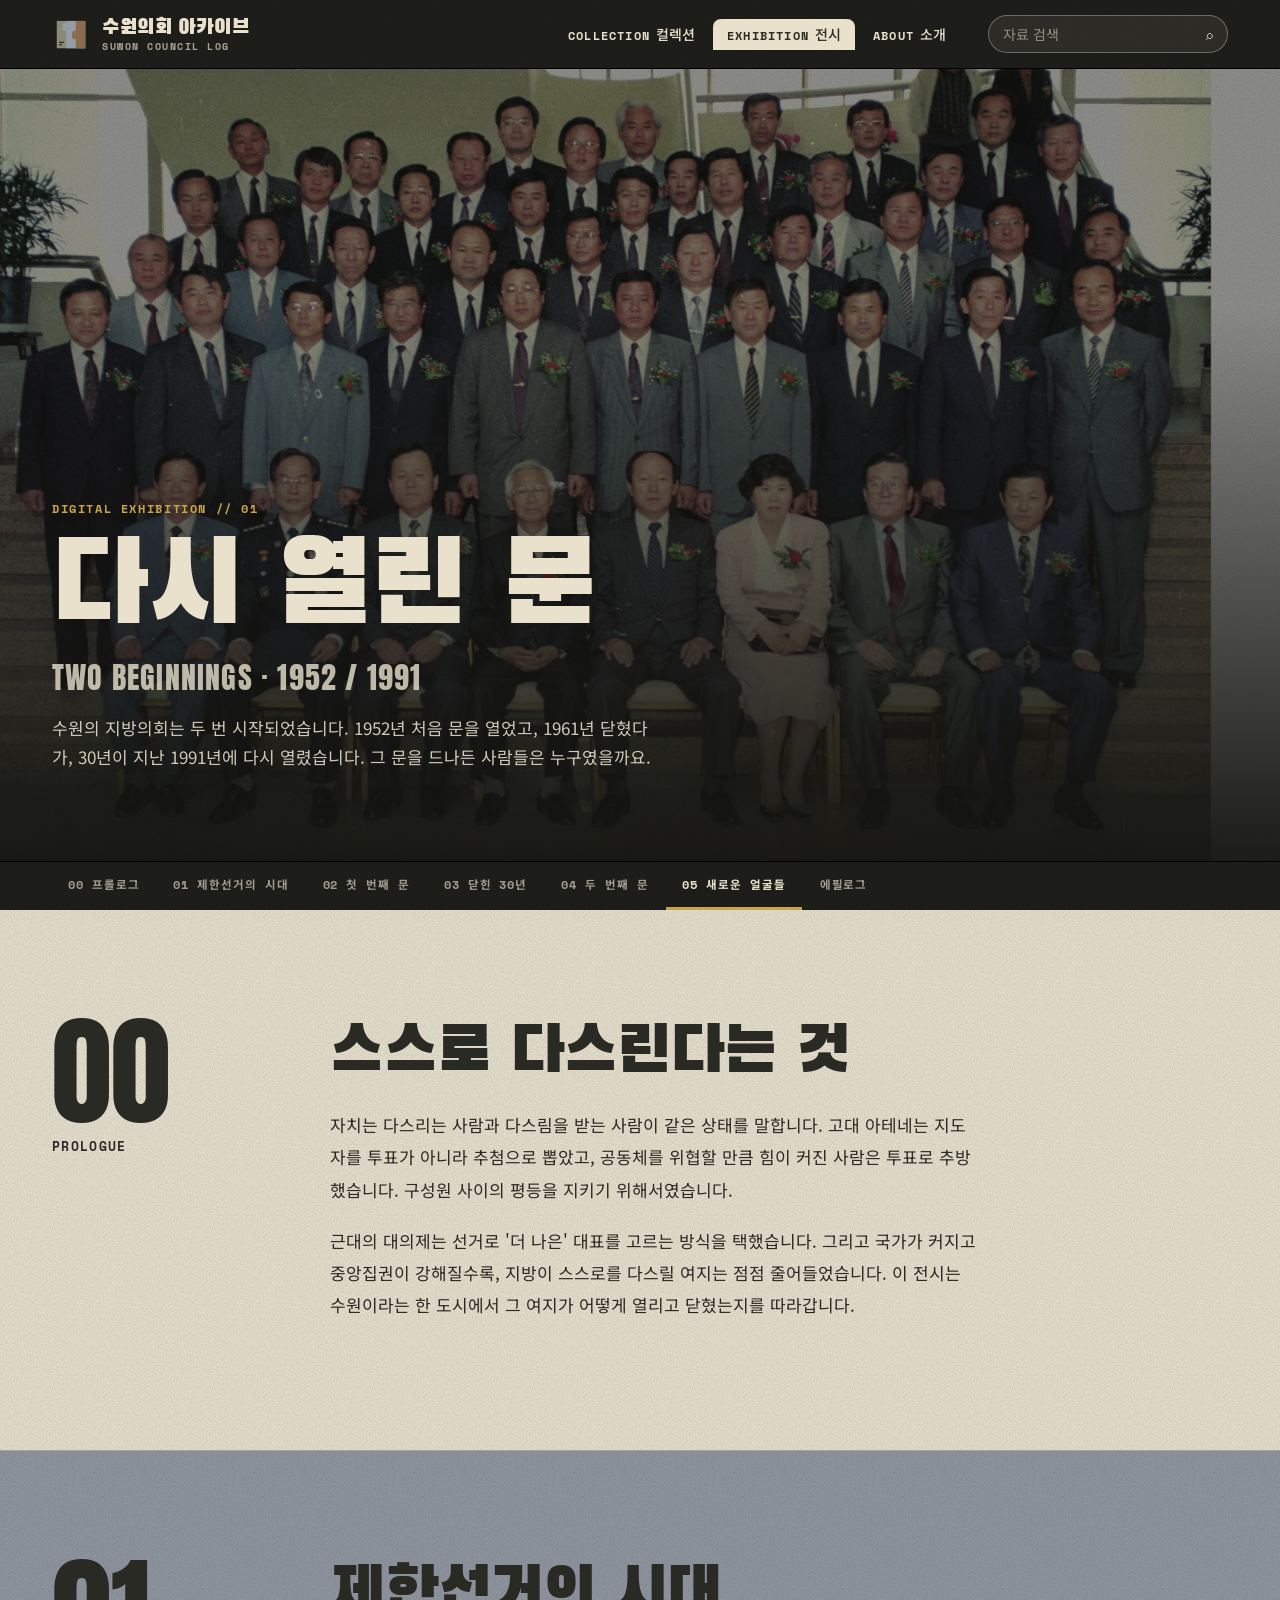
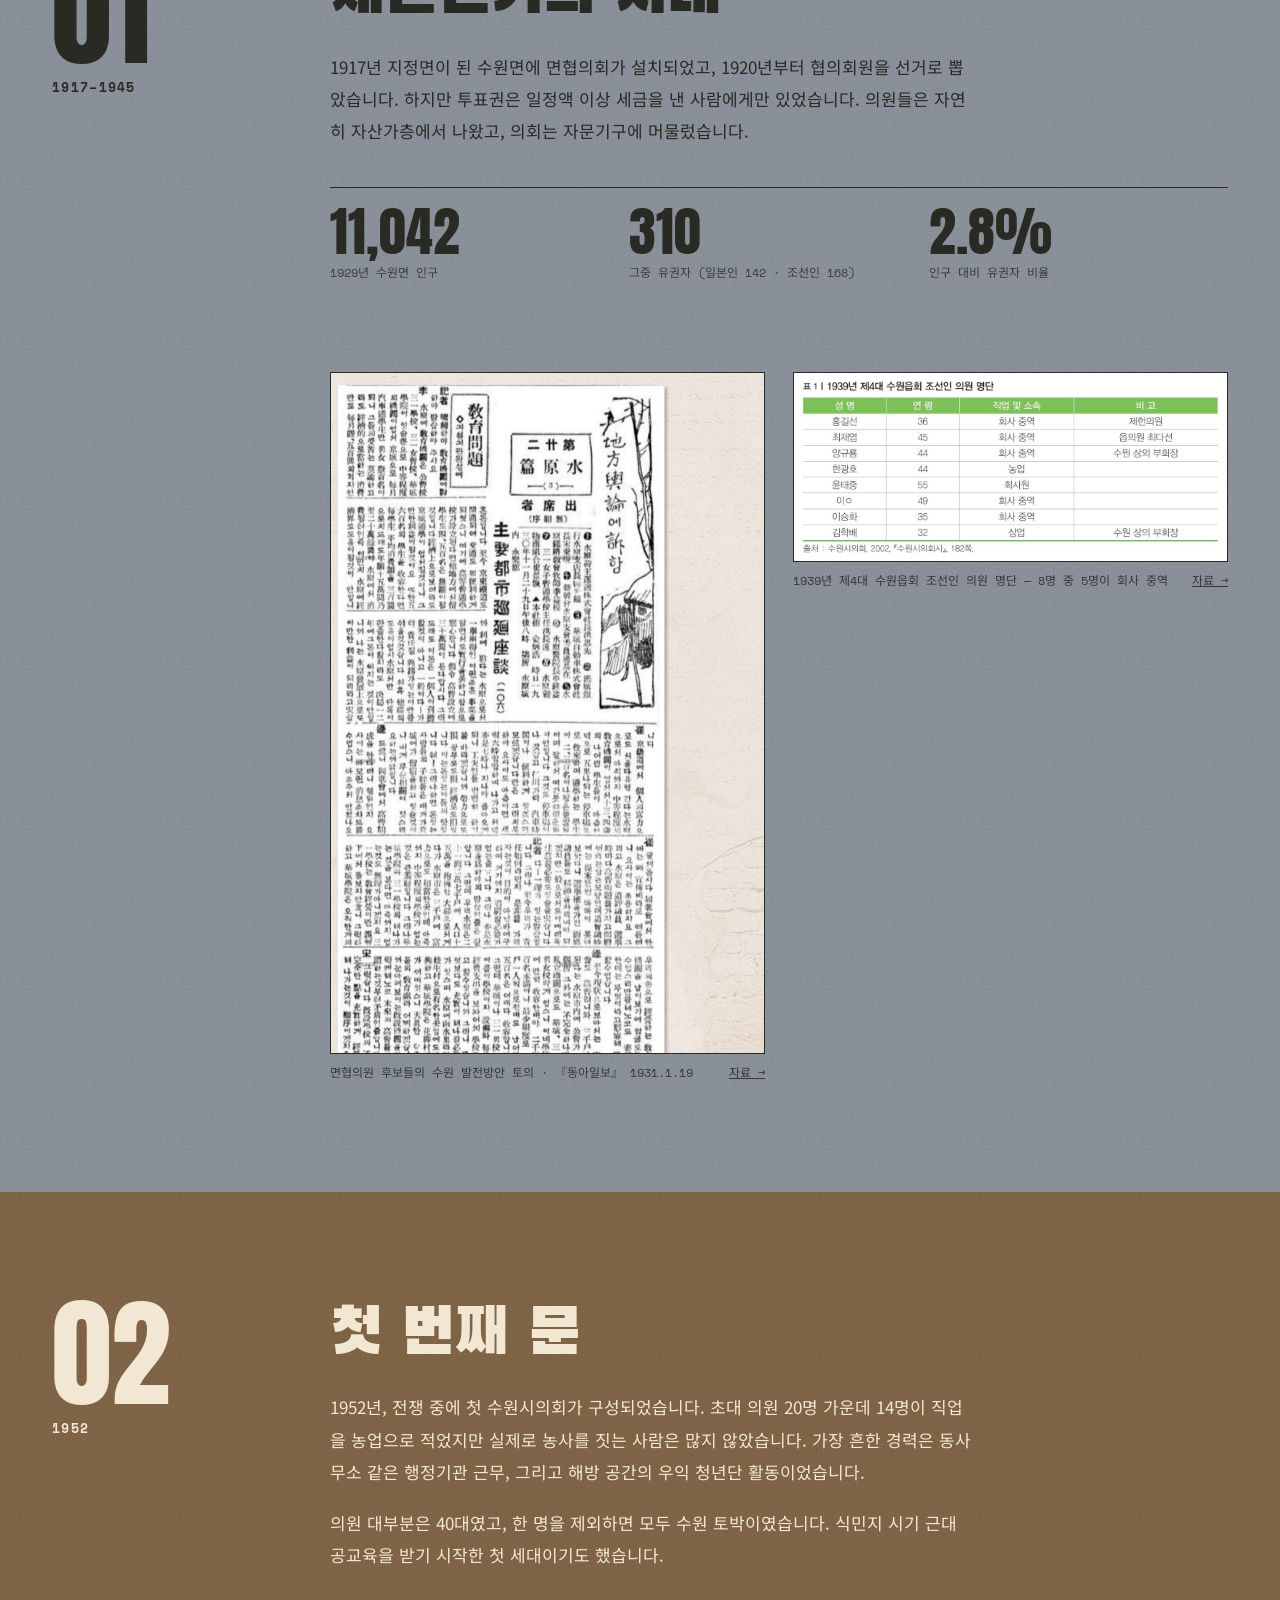
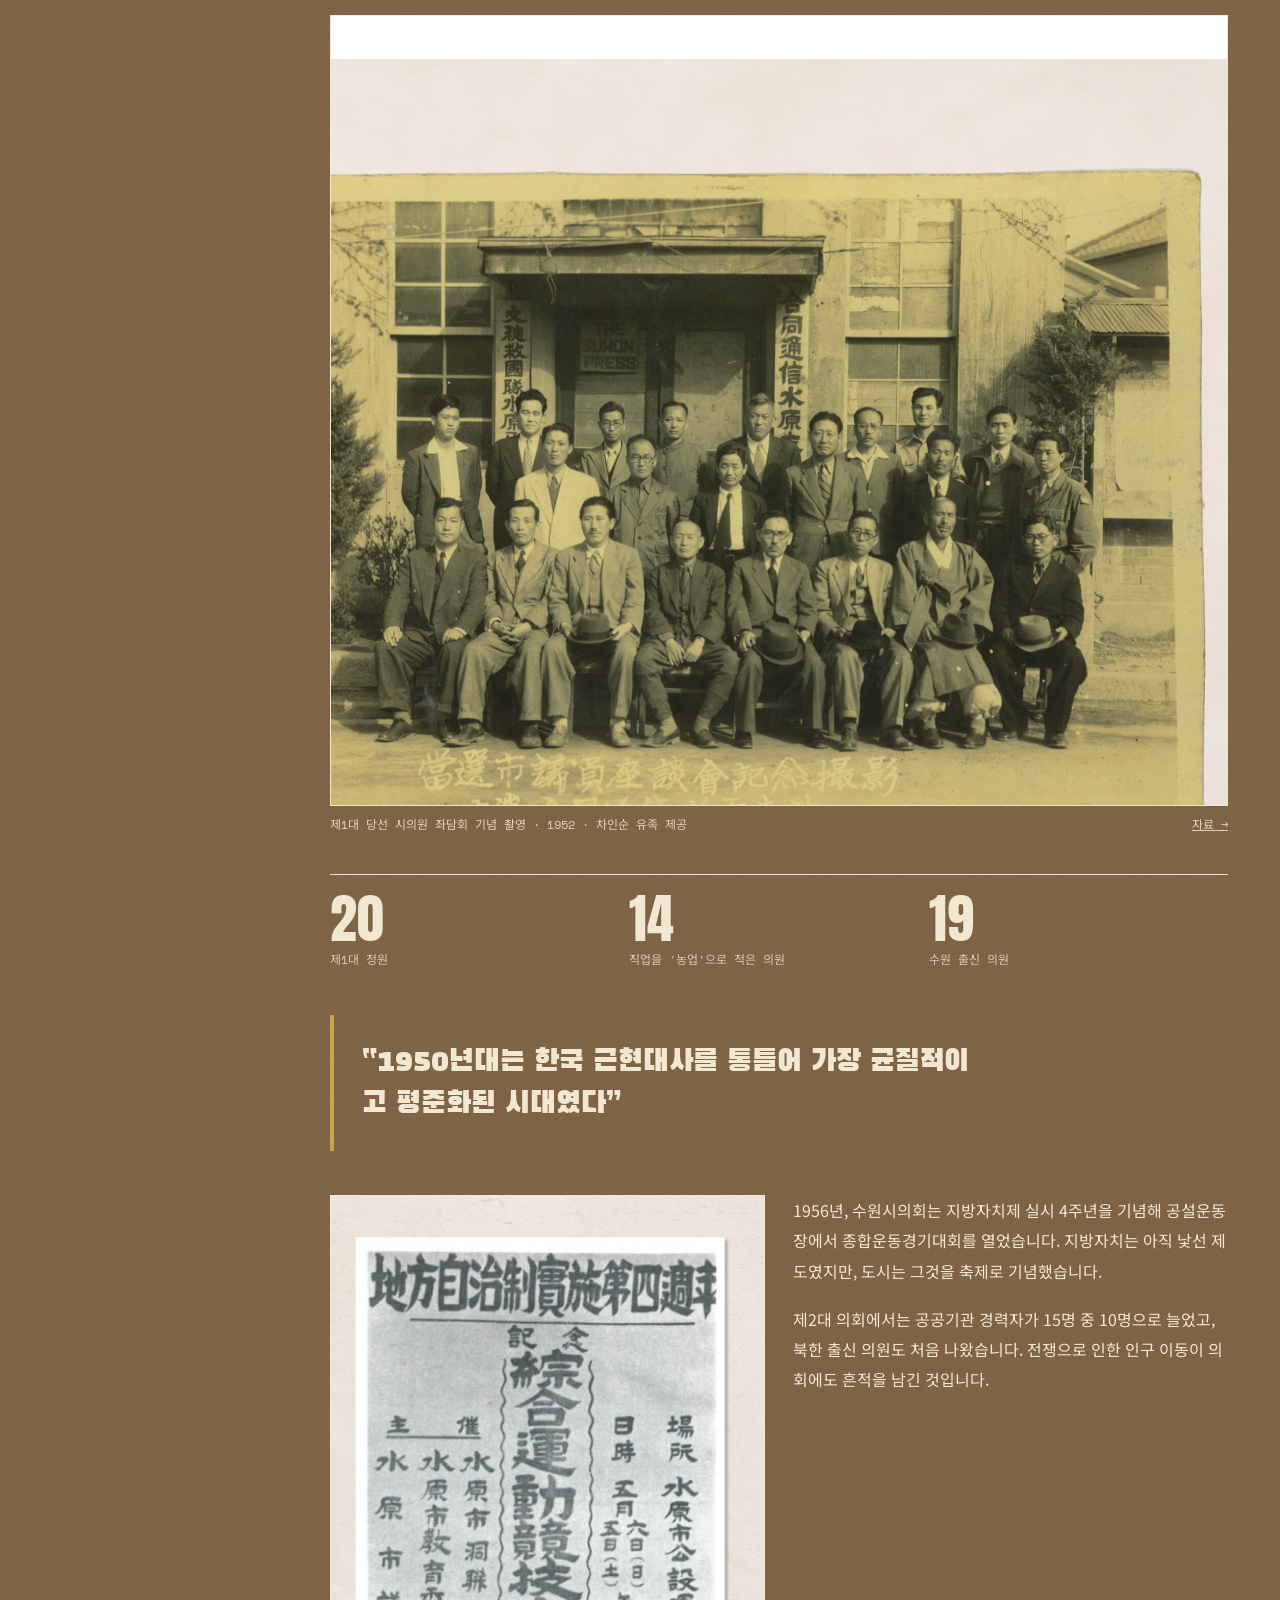
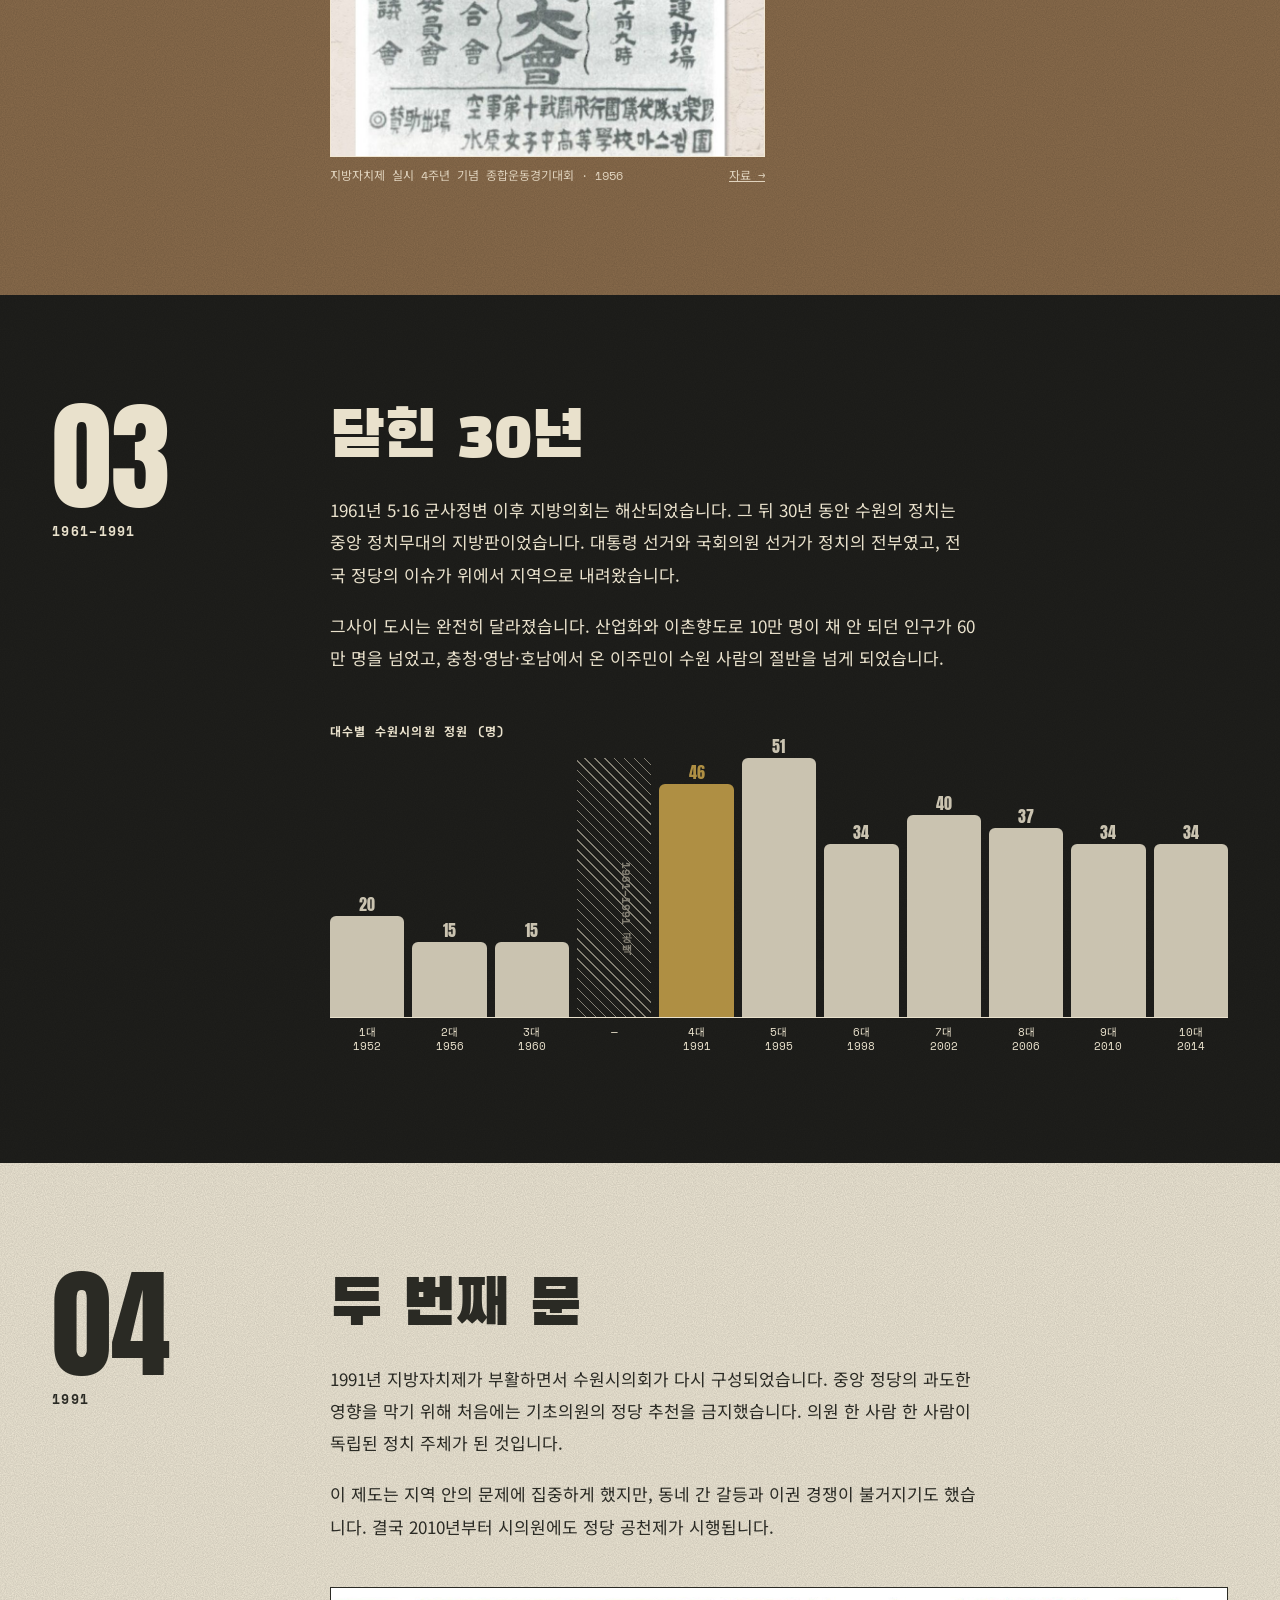
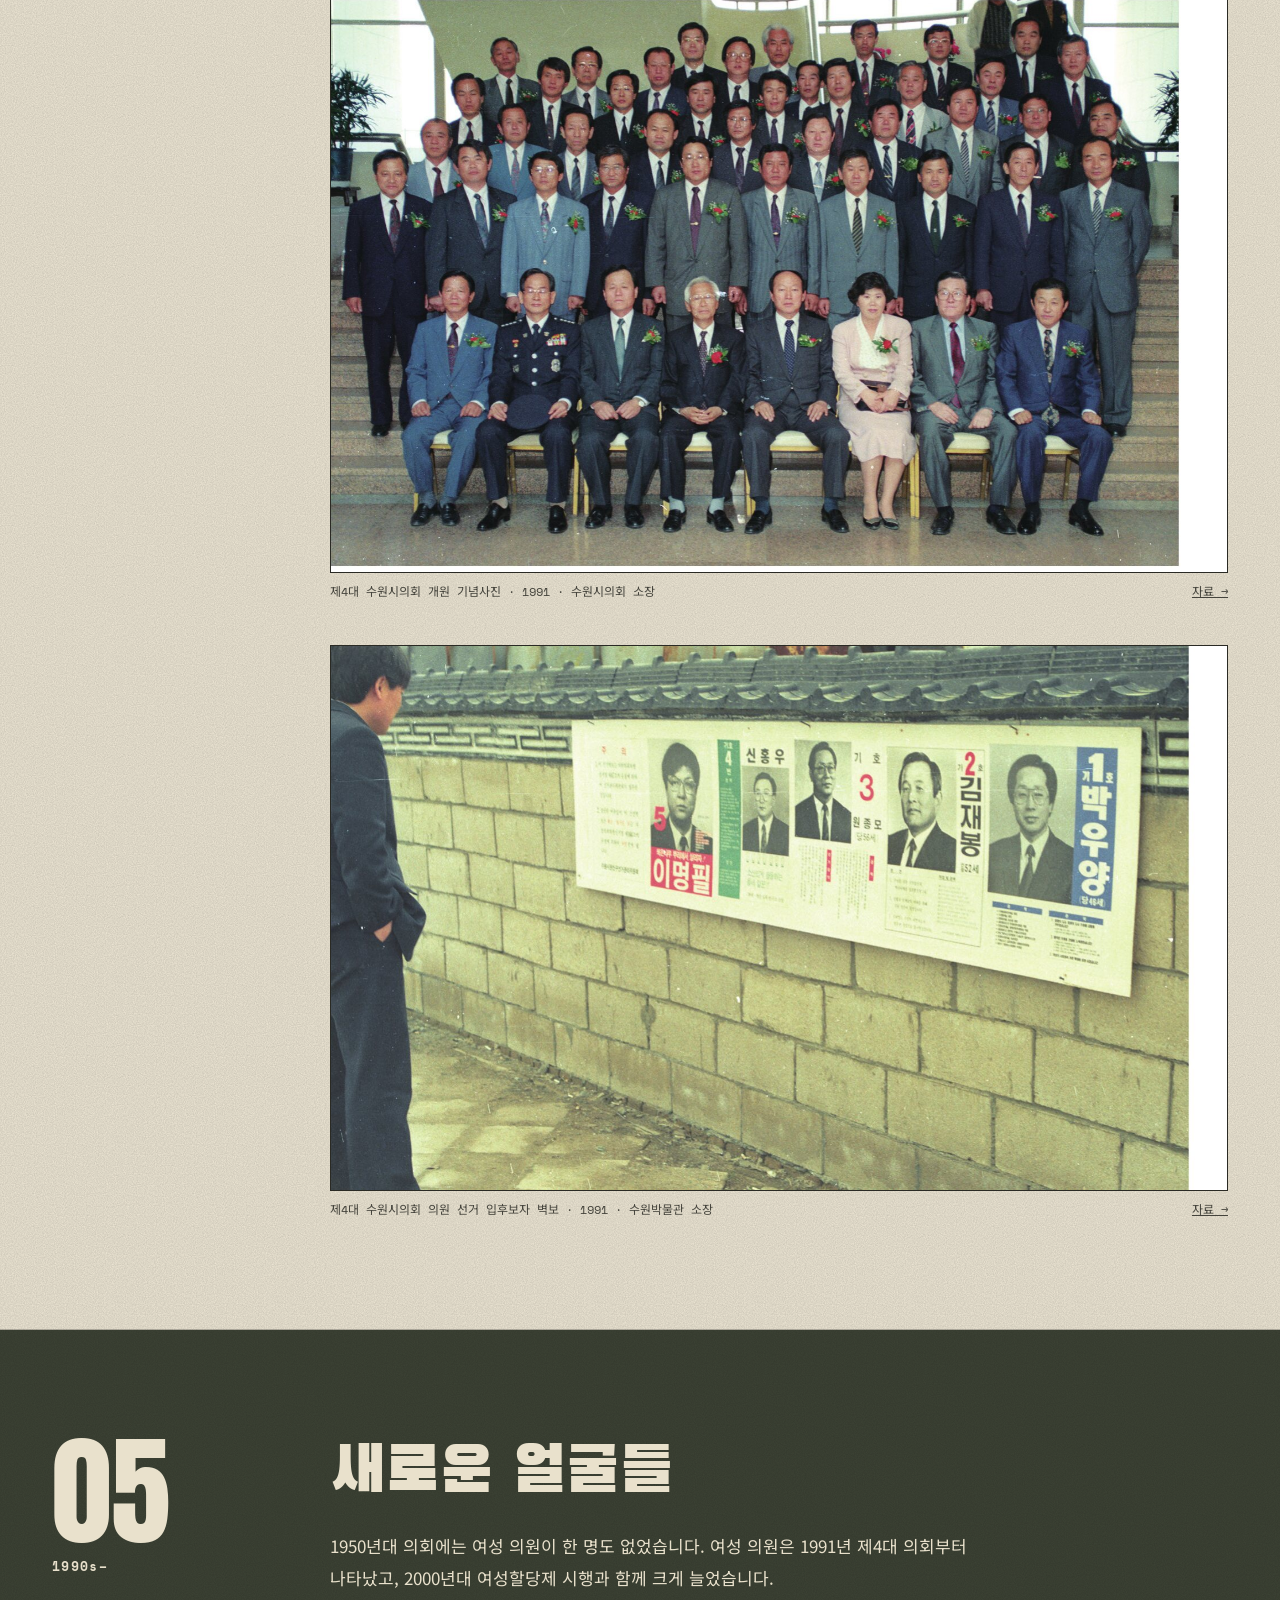
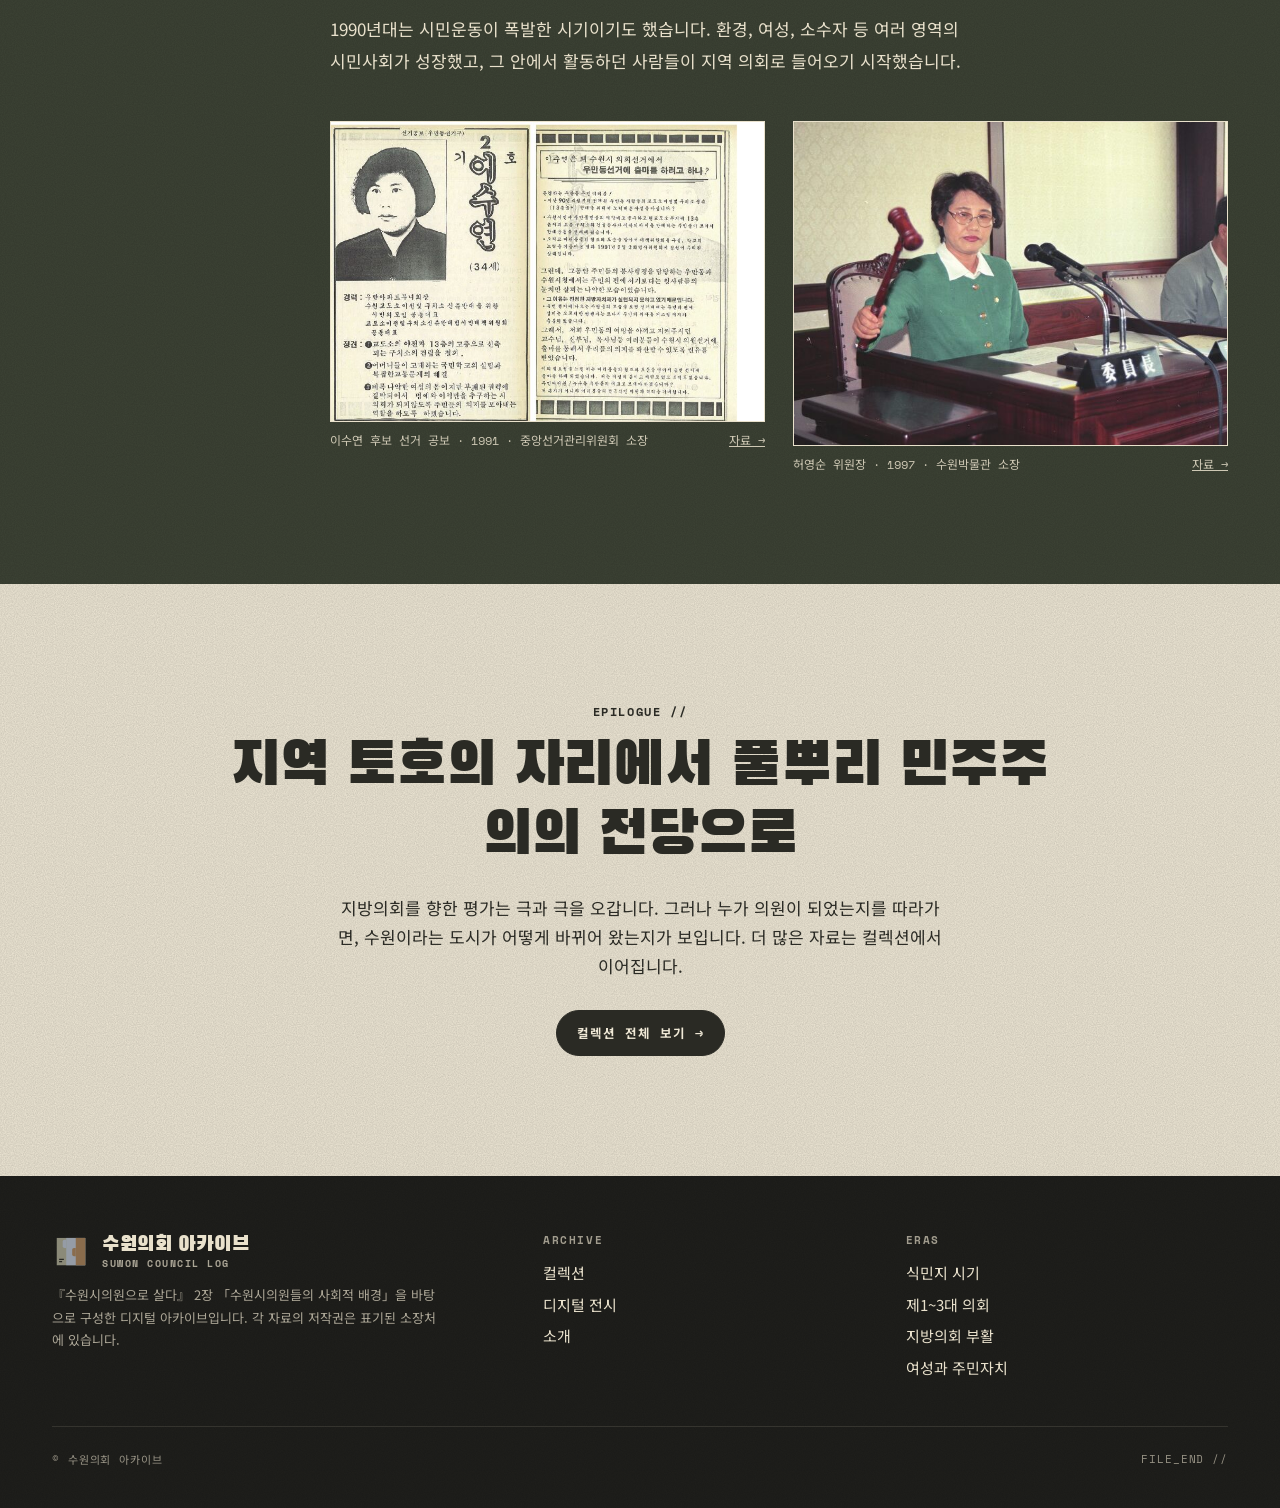
<file: docs/exhibition.html>
<!doctype html>
<html lang="ko">
<head>
<meta charset="utf-8">
<meta name="viewport" content="width=device-width, initial-scale=1">
<title>다시 열린 문 — 수원의회 아카이브 디지털 전시</title>
<meta name="description" content="1952년 처음 열리고 1991년 다시 열린 수원의 지방의회. 두 번의 시작을 따라가는 디지털 전시.">
<meta property="og:image" content="assets/img/council-1991-hero.jpg">
<link rel="icon" href="favicon.svg" type="image/svg+xml">
<link rel="apple-touch-icon" href="assets/img/apple-touch-icon.png">
<link rel="preconnect" href="https://fonts.googleapis.com">
<link rel="preconnect" href="https://fonts.gstatic.com" crossorigin>
<link href="https://fonts.googleapis.com/css2?family=Anton&family=Black+Han+Sans&family=Space+Mono:wght@400;700&family=Noto+Sans+KR:wght@400;500;600;700&display=swap" rel="stylesheet">
<link rel="stylesheet" href="assets/css/style.css">
</head>
<body>

<header class="site-header">
  <div class="wrap">
    <a class="logo" href="index.html">
      <img src="assets/img/logo-mark.svg" alt="">
      <span><b>수원의회 아카이브</b><small>SUWON COUNCIL LOG</small></span>
    </a>
    <nav class="nav" aria-label="주 메뉴">
      <a href="collection.html">COLLECTION<span>컬렉션</span></a>
      <a href="exhibition.html" aria-current="page">EXHIBITION<span>전시</span></a>
      <a href="about.html">ABOUT<span>소개</span></a>
    </nav>
    <form class="head-search" action="collection.html" role="search">
      <label class="sr-only" for="head-q">자료 검색</label>
      <input id="head-q" name="q" type="search" placeholder="자료 검색">
      <button type="submit" aria-label="검색">⌕</button>
    </form>
    <button class="menu-btn" type="button" aria-expanded="false">MENU</button>
  </div>
</header>

<main>
  <section class="ex-hero">
    <div class="bg" role="img" aria-label="1991년 제4대 수원시의회 개원 기념사진"></div>
    <div class="wrap">
      <div class="eyebrow" style="color:var(--gold)">DIGITAL EXHIBITION // 01</div>
      <h1>다시 열린 문</h1>
      <div class="sub">TWO BEGINNINGS · 1952 / 1991</div>
      <p>수원의 지방의회는 두 번 시작되었습니다. 1952년 처음 문을 열었고, 1961년 닫혔다가, 30년이 지난 1991년에 다시 열렸습니다. 그 문을 드나든 사람들은 누구였을까요.</p>
    </div>
  </section>

  <nav class="ex-toc" aria-label="전시 목차">
    <div class="wrap">
      <a href="#prologue">00 프롤로그</a>
      <a href="#ch1">01 제한선거의 시대</a>
      <a href="#ch2">02 첫 번째 문</a>
      <a href="#ch3">03 닫힌 30년</a>
      <a href="#ch4">04 두 번째 문</a>
      <a href="#ch5">05 새로운 얼굴들</a>
      <a href="#epilogue">에필로그</a>
    </div>
  </nav>

  <section class="chapter" id="prologue">
    <div class="wrap ch-grid">
      <div class="ch-side"><div class="num">00</div><div class="yr">PROLOGUE</div></div>
      <div>
        <h2>스스로 다스린다는 것</h2>
        <div class="body">
          <p>자치는 다스리는 사람과 다스림을 받는 사람이 같은 상태를 말합니다. 고대 아테네는 지도자를 투표가 아니라 추첨으로 뽑았고, 공동체를 위협할 만큼 힘이 커진 사람은 투표로 추방했습니다. 구성원 사이의 평등을 지키기 위해서였습니다.</p>
          <p>근대의 대의제는 선거로 '더 나은' 대표를 고르는 방식을 택했습니다. 그리고 국가가 커지고 중앙집권이 강해질수록, 지방이 스스로를 다스릴 여지는 점점 줄어들었습니다. 이 전시는 수원이라는 한 도시에서 그 여지가 어떻게 열리고 닫혔는지를 따라갑니다.</p>
        </div>
      </div>
    </div>
  </section>

  <section class="chapter slate" id="ch1">
    <div class="wrap ch-grid">
      <div class="ch-side"><div class="num">01</div><div class="yr">1917–1945</div></div>
      <div>
        <h2>제한선거의 시대</h2>
        <div class="body">
          <p>1917년 지정면이 된 수원면에 면협의회가 설치되었고, 1920년부터 협의회원을 선거로 뽑았습니다. 하지만 투표권은 일정액 이상 세금을 낸 사람에게만 있었습니다. 의원들은 자연히 자산가층에서 나왔고, 의회는 자문기구에 머물렀습니다.</p>
        </div>
        <div class="figures">
          <div><strong>11,042</strong><span>1929년 수원면 인구</span></div>
          <div><strong>310</strong><span>그중 유권자 (일본인 142 · 조선인 168)</span></div>
          <div><strong>2.8%</strong><span>인구 대비 유권자 비율</span></div>
        </div>
        <div class="ex-pair" style="margin-top:44px">
          <figure class="ex-fig"><img src="assets/img/newspaper-1931.jpg" alt="동아일보 1931년 1월 19일 기사" loading="lazy"><figcaption><span>면협의원 후보들의 수원 발전방안 토의 · 『동아일보』 1931.1.19</span><a href="collection.html#newspaper-1931">자료 →</a></figcaption></figure>
          <figure class="ex-fig"><img src="assets/img/table-1939.jpg" alt="1939년 제4대 수원읍회 조선인 의원 명단" loading="lazy"><figcaption><span>1939년 제4대 수원읍회 조선인 의원 명단 — 8명 중 5명이 회사 중역</span><a href="collection.html#table-1939">자료 →</a></figcaption></figure>
        </div>
      </div>
    </div>
  </section>

  <section class="chapter brown" id="ch2">
    <div class="wrap ch-grid">
      <div class="ch-side"><div class="num">02</div><div class="yr">1952</div></div>
      <div>
        <h2>첫 번째 문</h2>
        <div class="body">
          <p>1952년, 전쟁 중에 첫 수원시의회가 구성되었습니다. 초대 의원 20명 가운데 14명이 직업을 농업으로 적었지만 실제로 농사를 짓는 사람은 많지 않았습니다. 가장 흔한 경력은 동사무소 같은 행정기관 근무, 그리고 해방 공간의 우익 청년단 활동이었습니다.</p>
          <p>의원 대부분은 40대였고, 한 명을 제외하면 모두 수원 토박이였습니다. 식민지 시기 근대 공교육을 받기 시작한 첫 세대이기도 했습니다.</p>
        </div>
        <figure class="ex-fig"><img src="assets/img/council-1952-hero.jpg" alt="제1대 당선 시의원 좌담회 기념 촬영" loading="lazy"><figcaption><span>제1대 당선 시의원 좌담회 기념 촬영 · 1952 · 차인순 유족 제공</span><a href="collection.html#council-1952">자료 →</a></figcaption></figure>
        <div class="figures">
          <div><strong>20</strong><span>제1대 정원</span></div>
          <div><strong>14</strong><span>직업을 '농업'으로 적은 의원</span></div>
          <div><strong>19</strong><span>수원 출신 의원</span></div>
        </div>
        <blockquote class="pull">“1950년대는 한국 근현대사를 통틀어 가장 균질적이고 평준화된 시대였다”</blockquote>
        <div class="ex-pair">
          <figure class="ex-fig" style="margin-top:0"><img src="assets/img/poster-1956.jpg" alt="지방자치제 실시 4주년 기념 종합운동경기대회 포스터" loading="lazy"><figcaption><span>지방자치제 실시 4주년 기념 종합운동경기대회 · 1956</span><a href="collection.html#poster-1956">자료 →</a></figcaption></figure>
          <div class="body" style="font-size:16px">
            <p>1956년, 수원시의회는 지방자치제 실시 4주년을 기념해 공설운동장에서 종합운동경기대회를 열었습니다. 지방자치는 아직 낯선 제도였지만, 도시는 그것을 축제로 기념했습니다.</p>
            <p>제2대 의회에서는 공공기관 경력자가 15명 중 10명으로 늘었고, 북한 출신 의원도 처음 나왔습니다. 전쟁으로 인한 인구 이동이 의회에도 흔적을 남긴 것입니다.</p>
          </div>
        </div>
      </div>
    </div>
  </section>

  <section class="chapter dark" id="ch3">
    <div class="wrap ch-grid">
      <div class="ch-side"><div class="num">03</div><div class="yr">1961–1991</div></div>
      <div>
        <h2>닫힌 30년</h2>
        <div class="body">
          <p>1961년 5·16 군사정변 이후 지방의회는 해산되었습니다. 그 뒤 30년 동안 수원의 정치는 중앙 정치무대의 지방판이었습니다. 대통령 선거와 국회의원 선거가 정치의 전부였고, 전국 정당의 이슈가 위에서 지역으로 내려왔습니다.</p>
          <p>그사이 도시는 완전히 달라졌습니다. 산업화와 이촌향도로 10만 명이 채 안 되던 인구가 60만 명을 넘었고, 충청·영남·호남에서 온 이주민이 수원 사람의 절반을 넘게 되었습니다.</p>
        </div>
        <div class="seats">
          <h3>대수별 수원시의원 정원 (명)</h3>
          <div class="bars" aria-hidden="true">
            <div class="bar" style="height:39%"><b>20</b></div>
            <div class="bar" style="height:29%"><b>15</b></div>
            <div class="bar" style="height:29%"><b>15</b></div>
            <div class="bar gap"><b>1961–1991 공백</b></div>
            <div class="bar" style="height:90%; color:var(--gold)"><b>46</b></div>
            <div class="bar" style="height:100%"><b>51</b></div>
            <div class="bar" style="height:67%"><b>34</b></div>
            <div class="bar" style="height:78%"><b>40</b></div>
            <div class="bar" style="height:73%"><b>37</b></div>
            <div class="bar" style="height:67%"><b>34</b></div>
            <div class="bar" style="height:67%"><b>34</b></div>
          </div>
          <div class="bar-labels" aria-hidden="true">
            <span>1대<br>1952</span><span>2대<br>1956</span><span>3대<br>1960</span><span>—</span><span>4대<br>1991</span><span>5대<br>1995</span><span>6대<br>1998</span><span>7대<br>2002</span><span>8대<br>2006</span><span>9대<br>2010</span><span>10대<br>2014</span>
          </div>
          <p class="sr-only">정원은 제1대 20명, 제2대와 제3대 15명이었고, 30년 공백 뒤 제4대 46명, 제5대 51명, 제6대 34명, 제7대 40명, 제8대 37명, 제9대와 제10대 34명이었다.</p>
        </div>
      </div>
    </div>
  </section>

  <section class="chapter" id="ch4">
    <div class="wrap ch-grid">
      <div class="ch-side"><div class="num">04</div><div class="yr">1991</div></div>
      <div>
        <h2>두 번째 문</h2>
        <div class="body">
          <p>1991년 지방자치제가 부활하면서 수원시의회가 다시 구성되었습니다. 중앙 정당의 과도한 영향을 막기 위해 처음에는 기초의원의 정당 추천을 금지했습니다. 의원 한 사람 한 사람이 독립된 정치 주체가 된 것입니다.</p>
          <p>이 제도는 지역 안의 문제에 집중하게 했지만, 동네 간 갈등과 이권 경쟁이 불거지기도 했습니다. 결국 2010년부터 시의원에도 정당 공천제가 시행됩니다.</p>
        </div>
        <figure class="ex-fig"><img src="assets/img/council-1991-hero.jpg" alt="제4대 수원시의회 개원 기념사진" loading="lazy"><figcaption><span>제4대 수원시의회 개원 기념사진 · 1991 · 수원시의회 소장</span><a href="collection.html#council-1991">자료 →</a></figcaption></figure>
        <figure class="ex-fig"><img src="assets/img/posters-1991-hero.jpg" alt="제4대 수원시의회 의원 선거 입후보자 벽보" loading="lazy"><figcaption><span>제4대 수원시의회 의원 선거 입후보자 벽보 · 1991 · 수원박물관 소장</span><a href="collection.html#posters-1991">자료 →</a></figcaption></figure>
      </div>
    </div>
  </section>

  <section class="chapter dark" id="ch5" style="background-color:var(--moss)">
    <div class="wrap ch-grid">
      <div class="ch-side"><div class="num">05</div><div class="yr">1990s–</div></div>
      <div>
        <h2>새로운 얼굴들</h2>
        <div class="body">
          <p>1950년대 의회에는 여성 의원이 한 명도 없었습니다. 여성 의원은 1991년 제4대 의회부터 나타났고, 2000년대 여성할당제 시행과 함께 크게 늘었습니다.</p>
          <p>1990년대는 시민운동이 폭발한 시기이기도 했습니다. 환경, 여성, 소수자 등 여러 영역의 시민사회가 성장했고, 그 안에서 활동하던 사람들이 지역 의회로 들어오기 시작했습니다.</p>
        </div>
        <div class="ex-pair" style="margin-top:44px">
          <figure class="ex-fig" style="margin-top:0"><img src="assets/img/leaflet-1991.jpg" alt="제4대 의원 선거 이수연 후보 공보" loading="lazy"><figcaption><span>이수연 후보 선거 공보 · 1991 · 중앙선거관리위원회 소장</span><a href="collection.html#leaflet-1991">자료 →</a></figcaption></figure>
          <figure class="ex-fig" style="margin-top:0"><img src="assets/img/heo-youngsoon-1997.jpg" alt="허영순 위원장" loading="lazy"><figcaption><span>허영순 위원장 · 1997 · 수원박물관 소장</span><a href="collection.html#heo-youngsoon-1997">자료 →</a></figcaption></figure>
        </div>
      </div>
    </div>
  </section>

  <section class="epilogue" id="epilogue">
    <div class="wrap">
      <div class="eyebrow">EPILOGUE //</div>
      <h2>지역 토호의 자리에서 풀뿌리 민주주의의 전당으로</h2>
      <p>지방의회를 향한 평가는 극과 극을 오갑니다. 그러나 누가 의원이 되었는지를 따라가면, 수원이라는 도시가 어떻게 바뀌어 왔는지가 보입니다. 더 많은 자료는 컬렉션에서 이어집니다.</p>
      <a class="btn" href="collection.html">컬렉션 전체 보기 →</a>
    </div>
  </section>
</main>

<footer class="site-footer">
  <div class="wrap">
    <div>
      <a class="logo" href="index.html"><img src="assets/img/logo-mark.svg" alt=""><span><b>수원의회 아카이브</b><small>SUWON COUNCIL LOG</small></span></a>
      <p>『수원시의원으로 살다』 2장 「수원시의원들의 사회적 배경」을 바탕으로 구성한 디지털 아카이브입니다. 각 자료의 저작권은 표기된 소장처에 있습니다.</p>
    </div>
    <div><h4>ARCHIVE</h4><ul><li><a href="collection.html">컬렉션</a></li><li><a href="exhibition.html">디지털 전시</a></li><li><a href="about.html">소개</a></li></ul></div>
    <div><h4>ERAS</h4><ul><li><a href="collection.html?era=colonial">식민지 시기</a></li><li><a href="collection.html?era=first">제1~3대 의회</a></li><li><a href="collection.html?era=revival">지방의회 부활</a></li><li><a href="collection.html?era=civic">여성과 주민자치</a></li></ul></div>
    <div class="bottom"><span>© 수원의회 아카이브</span><span>FILE_END //</span></div>
  </div>
</footer>

<script src="assets/js/site.js"></script>
</body>
</html>
</file>
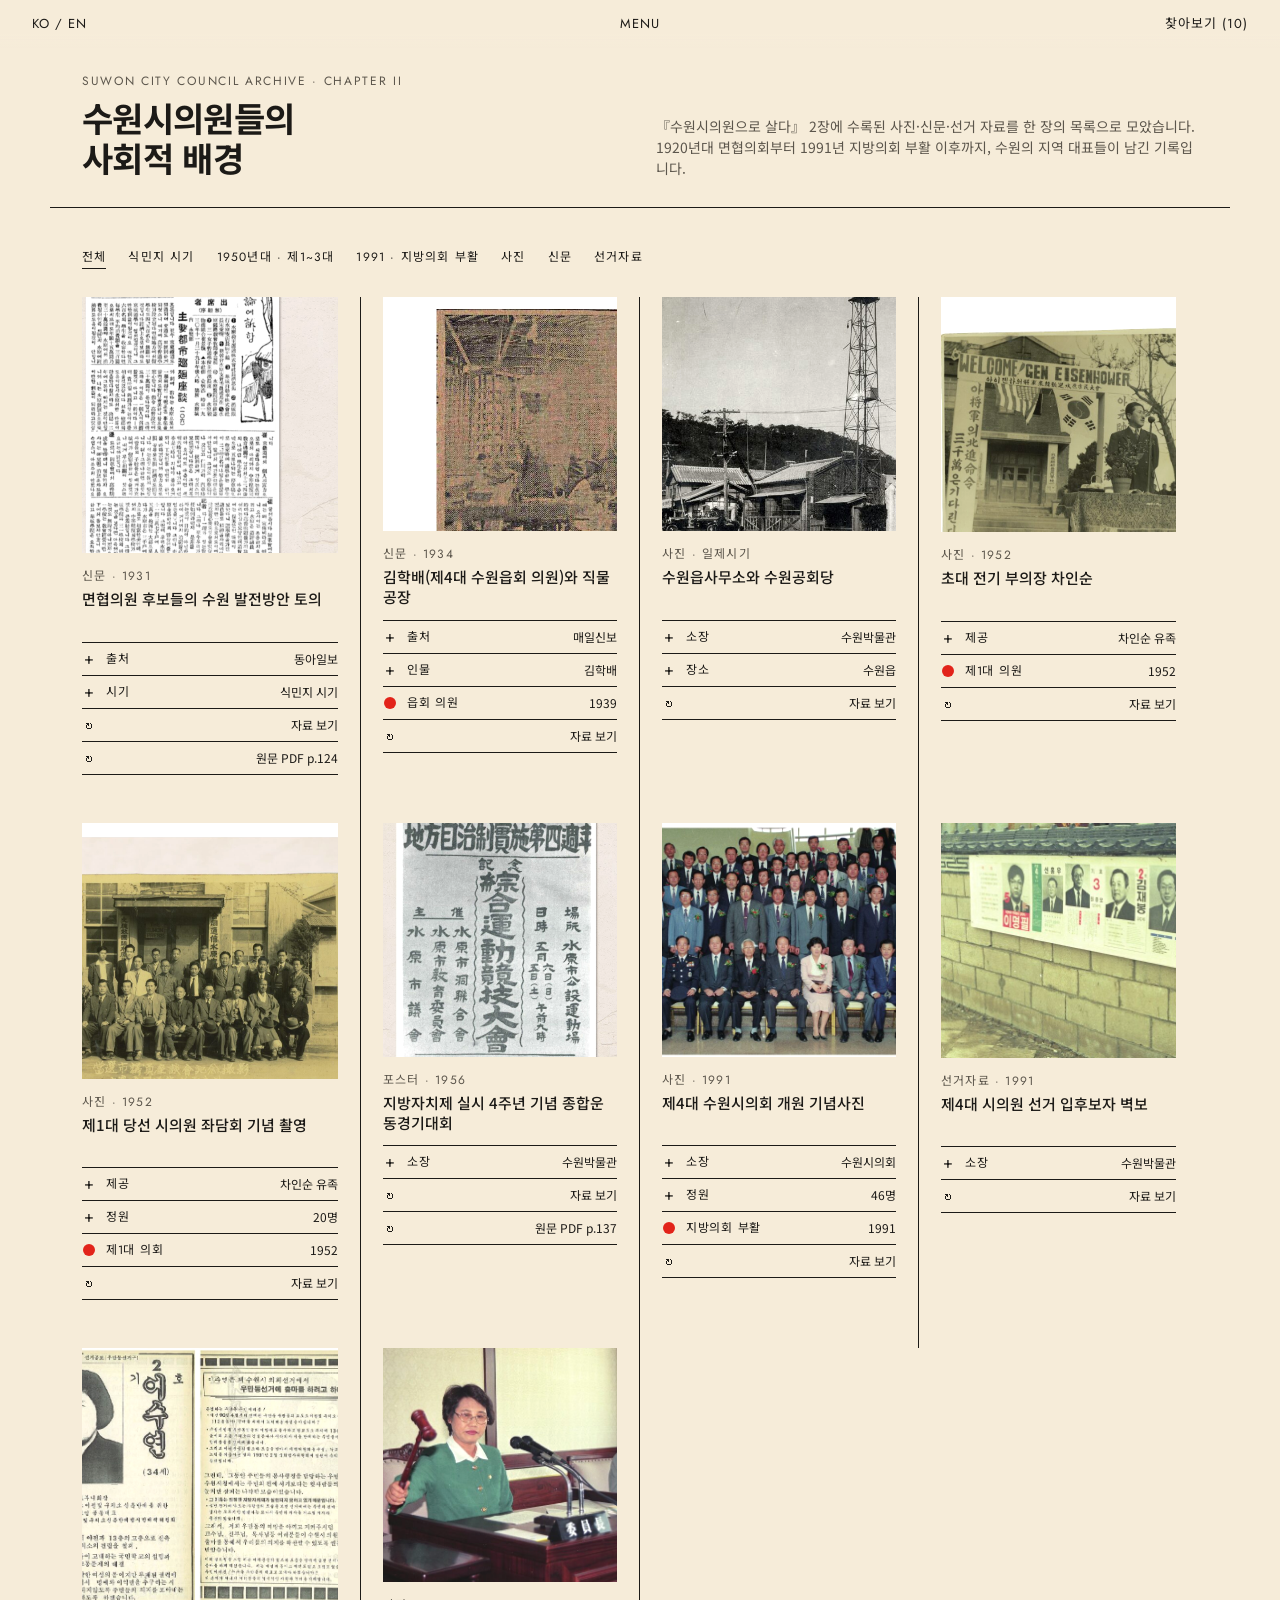
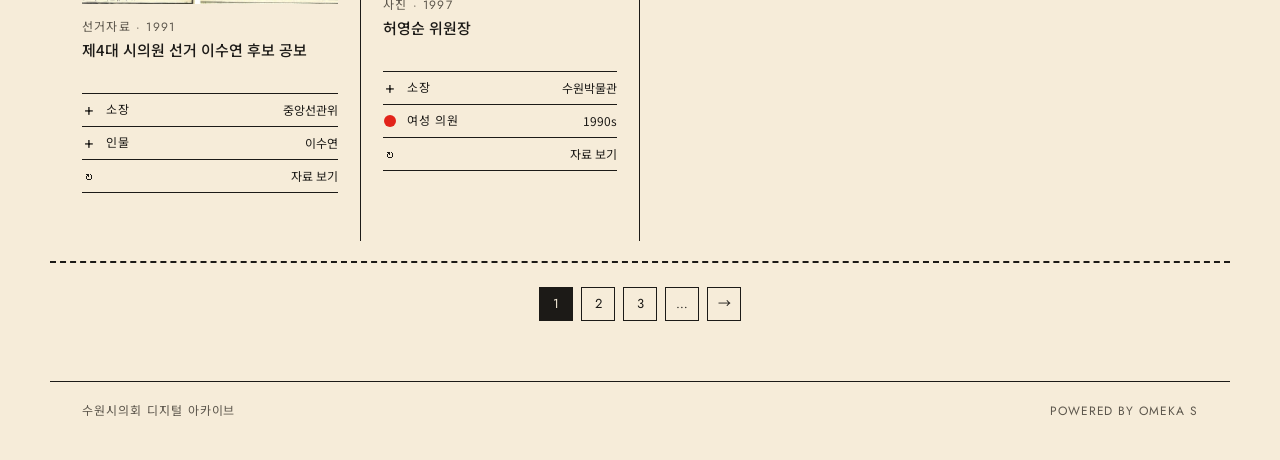
<file: mockups/a-catalog.html>
<!doctype html>
<html lang="ko">
<head>
<meta charset="utf-8">
<meta name="viewport" content="width=device-width, initial-scale=1">
<title>시안 A · 카탈로그</title>
<link rel="preconnect" href="https://fonts.googleapis.com">
<link href="https://fonts.googleapis.com/css2?family=Jost:wght@400;500&family=Noto+Sans+KR:wght@400;500;700&display=swap" rel="stylesheet">
<style>
  :root {
    --paper: #f6ecd9;
    --ink: #1c1a17;
    --muted: #5c564c;
    --rule: #1c1a17;
    --dot: #e2231a;
  }
  * { box-sizing: border-box; }
  body {
    margin: 0;
    background: var(--paper);
    color: var(--ink);
    font: 14px/1.5 "Jost", "Noto Sans KR", sans-serif;
  }
  a { color: inherit; text-decoration: none; }

  /* 상단 바: 참고 이미지 1의 EN / MENU / CART 구조 */
  .topbar {
    position: sticky; top: 0; z-index: 10;
    display: grid; grid-template-columns: 1fr auto 1fr; align-items: center;
    padding: 14px 32px;
    background: linear-gradient(var(--paper) 70%, transparent);
    font-size: 13px; letter-spacing: .08em; text-transform: uppercase;
  }
  .topbar .right { justify-self: end; }

  .intro {
    max-width: 1180px; margin: 24px auto 40px; padding: 0 32px;
    display: grid; grid-template-columns: 1fr 1fr; gap: 32px; align-items: end;
    border-bottom: 1px solid var(--rule); padding-bottom: 28px;
  }
  .intro .kicker { font-size: 12px; letter-spacing: .14em; text-transform: uppercase; color: var(--muted); }
  .intro h1 { margin: 8px 0 0; font: 700 34px/1.2 "Noto Sans KR", sans-serif; letter-spacing: -.02em; }
  .intro p { margin: 0; color: var(--muted); font-family: "Noto Sans KR", sans-serif; }

  .filters {
    max-width: 1180px; margin: 0 auto 28px; padding: 0 32px;
    display: flex; flex-wrap: wrap; gap: 8px 22px;
    font-size: 12px; letter-spacing: .1em; text-transform: uppercase;
  }
  .filters a { padding-bottom: 2px; border-bottom: 1px solid transparent; }
  .filters a.on, .filters a:hover { border-color: var(--ink); }

  /* 4열 그리드 + 세로 구분선 */
  .grid {
    max-width: 1180px; margin: 0 auto; padding: 0 32px;
    display: grid; grid-template-columns: repeat(4, 1fr);
  }
  .card {
    padding: 0 22px 48px;
    border-right: 1px solid var(--rule);
  }
  .card:nth-child(4n) { border-right: 0; }
  .card:nth-child(4n+1) { padding-left: 0; }
  .card .thumb {
    aspect-ratio: 1; background: #e6dcc6; overflow: hidden;
  }
  .card .thumb img { width: 100%; height: 100%; object-fit: cover; display: block; filter: contrast(1.05); }
  .card .meta { margin: 14px 0 4px; font-size: 12px; letter-spacing: .1em; text-transform: uppercase; color: var(--muted); }
  .card h3 { margin: 0 0 12px; font: 500 15px/1.35 "Noto Sans KR", sans-serif; min-height: 2.7em; }
  .rows { list-style: none; margin: 0; padding: 0; border-top: 1px solid var(--rule); }
  .rows li {
    display: flex; align-items: center; gap: 10px;
    padding: 7px 0; border-bottom: 1px solid var(--rule);
    font-size: 12px; letter-spacing: .06em; text-transform: uppercase;
  }
  .rows li span:last-child { margin-left: auto; font-family: "Noto Sans KR", sans-serif; text-transform: none; letter-spacing: 0; }
  .ico { width: 14px; text-align: center; font-size: 16px; line-height: 1; }
  .ico.dot { width: 12px; height: 12px; border-radius: 50%; background: var(--dot); margin: 0 1px; }
  .rows li.act { cursor: pointer; }
  .rows li.act:hover { background: rgba(0,0,0,.04); }

  /* 페이지네이션: 점선 + 사각 버튼 */
  .pager {
    max-width: 1180px; margin: 20px auto 0; padding: 0 32px 60px;
    border-top: 2px dashed var(--rule); padding-top: 24px;
    display: flex; justify-content: center; gap: 8px;
  }
  .pager a { width: 34px; height: 34px; display: grid; place-items: center; border: 1px solid var(--ink); font-size: 13px; }
  .pager a.on { background: var(--ink); color: var(--paper); }

  footer {
    border-top: 1px solid var(--rule);
    max-width: 1180px; margin: 0 auto; padding: 20px 32px 40px;
    display: flex; justify-content: space-between; flex-wrap: wrap; gap: 12px;
    font-size: 12px; letter-spacing: .08em; text-transform: uppercase; color: var(--muted);
  }

  @media (max-width: 900px) {
    .grid { grid-template-columns: repeat(2, 1fr); }
    .card { border-right: 1px solid var(--rule); padding: 0 16px 40px; }
    .card:nth-child(4n) { border-right: 1px solid var(--rule); }
    .card:nth-child(2n) { border-right: 0; }
    .card:nth-child(2n+1) { padding-left: 0; }
    .card:nth-child(2n) { padding-right: 0; }
    .intro { grid-template-columns: 1fr; }
  }
  @media (max-width: 520px) {
    .topbar, .intro, .filters, .grid, .pager, footer { padding-left: 16px; padding-right: 16px; }
    .grid { grid-template-columns: 1fr; }
    .card, .card:nth-child(n) { border-right: 0; padding: 0 0 36px; }
    .intro h1 { font-size: 26px; }
  }
</style>
</head>
<body>

<header class="topbar">
  <a href="#">KO / EN</a>
  <a href="#">Menu</a>
  <a class="right" href="#">찾아보기 (10)</a>
</header>

<section class="intro">
  <div>
    <div class="kicker">Suwon City Council Archive · Chapter II</div>
    <h1>수원시의원들의<br>사회적 배경</h1>
  </div>
  <p>『수원시의원으로 살다』 2장에 수록된 사진·신문·선거 자료를 한 장의 목록으로 모았습니다. 1920년대 면협의회부터 1991년 지방의회 부활 이후까지, 수원의 지역 대표들이 남긴 기록입니다.</p>
</section>

<nav class="filters">
  <a class="on" href="#">전체</a>
  <a href="#">식민지 시기</a>
  <a href="#">1950년대 · 제1~3대</a>
  <a href="#">1991 · 지방의회 부활</a>
  <a href="#">사진</a>
  <a href="#">신문</a>
  <a href="#">선거자료</a>
</nav>

<main class="grid">
  <article class="card">
    <div class="thumb"><img src="assets/newspaper-1931.jpg" alt="동아일보 1931년 1월 19일 기사"></div>
    <div class="meta">신문 · 1931</div>
    <h3>면협의원 후보들의 수원 발전방안 토의</h3>
    <ul class="rows">
      <li><span class="ico">+</span><span>출처</span><span>동아일보</span></li>
      <li><span class="ico">+</span><span>시기</span><span>식민지 시기</span></li>
      <li class="act"><span class="ico">↻</span><span>자료 보기</span></li>
      <li class="act"><span class="ico">↻</span><span>원문 PDF p.124</span></li>
    </ul>
  </article>

  <article class="card">
    <div class="thumb"><img src="assets/kim-hakbae-1934.jpg" alt="김학배와 직물공장"></div>
    <div class="meta">신문 · 1934</div>
    <h3>김학배(제4대 수원읍회 의원)와 직물공장</h3>
    <ul class="rows">
      <li><span class="ico">+</span><span>출처</span><span>매일신보</span></li>
      <li><span class="ico">+</span><span>인물</span><span>김학배</span></li>
      <li class="act"><span class="ico dot"></span><span>읍회 의원</span><span>1939</span></li>
      <li class="act"><span class="ico">↻</span><span>자료 보기</span></li>
    </ul>
  </article>

  <article class="card">
    <div class="thumb"><img src="assets/suwon-office.jpg" alt="수원읍사무소와 수원공회당"></div>
    <div class="meta">사진 · 일제시기</div>
    <h3>수원읍사무소와 수원공회당</h3>
    <ul class="rows">
      <li><span class="ico">+</span><span>소장</span><span>수원박물관</span></li>
      <li><span class="ico">+</span><span>장소</span><span>수원읍</span></li>
      <li class="act"><span class="ico">↻</span><span>자료 보기</span></li>
    </ul>
  </article>

  <article class="card">
    <div class="thumb"><img src="assets/cha-insun.jpg" alt="초대 전기 부의장 차인순"></div>
    <div class="meta">사진 · 1952</div>
    <h3>초대 전기 부의장 차인순</h3>
    <ul class="rows">
      <li><span class="ico">+</span><span>제공</span><span>차인순 유족</span></li>
      <li class="act"><span class="ico dot"></span><span>제1대 의원</span><span>1952</span></li>
      <li class="act"><span class="ico">↻</span><span>자료 보기</span></li>
    </ul>
  </article>

  <article class="card">
    <div class="thumb"><img src="assets/council-1952.jpg" alt="제1대 당선 시의원 좌담회 기념 촬영"></div>
    <div class="meta">사진 · 1952</div>
    <h3>제1대 당선 시의원 좌담회 기념 촬영</h3>
    <ul class="rows">
      <li><span class="ico">+</span><span>제공</span><span>차인순 유족</span></li>
      <li><span class="ico">+</span><span>정원</span><span>20명</span></li>
      <li class="act"><span class="ico dot"></span><span>제1대 의회</span><span>1952</span></li>
      <li class="act"><span class="ico">↻</span><span>자료 보기</span></li>
    </ul>
  </article>

  <article class="card">
    <div class="thumb"><img src="assets/poster-1956.jpg" alt="지방자치제 실시 4주년 기념 종합운동경기대회 포스터"></div>
    <div class="meta">포스터 · 1956</div>
    <h3>지방자치제 실시 4주년 기념 종합운동경기대회</h3>
    <ul class="rows">
      <li><span class="ico">+</span><span>소장</span><span>수원박물관</span></li>
      <li class="act"><span class="ico">↻</span><span>자료 보기</span></li>
      <li class="act"><span class="ico">↻</span><span>원문 PDF p.137</span></li>
    </ul>
  </article>

  <article class="card">
    <div class="thumb"><img src="assets/council-1991.jpg" alt="제4대 수원시의회 개원 기념사진"></div>
    <div class="meta">사진 · 1991</div>
    <h3>제4대 수원시의회 개원 기념사진</h3>
    <ul class="rows">
      <li><span class="ico">+</span><span>소장</span><span>수원시의회</span></li>
      <li><span class="ico">+</span><span>정원</span><span>46명</span></li>
      <li class="act"><span class="ico dot"></span><span>지방의회 부활</span><span>1991</span></li>
      <li class="act"><span class="ico">↻</span><span>자료 보기</span></li>
    </ul>
  </article>

  <article class="card">
    <div class="thumb"><img src="assets/posters-1991.jpg" alt="제4대 시의원 선거 입후보자 벽보"></div>
    <div class="meta">선거자료 · 1991</div>
    <h3>제4대 시의원 선거 입후보자 벽보</h3>
    <ul class="rows">
      <li><span class="ico">+</span><span>소장</span><span>수원박물관</span></li>
      <li class="act"><span class="ico">↻</span><span>자료 보기</span></li>
    </ul>
  </article>

  <article class="card">
    <div class="thumb"><img src="assets/leaflet-1991.jpg" alt="제4대 시의원 선거 이수연 공보"></div>
    <div class="meta">선거자료 · 1991</div>
    <h3>제4대 시의원 선거 이수연 후보 공보</h3>
    <ul class="rows">
      <li><span class="ico">+</span><span>소장</span><span>중앙선관위</span></li>
      <li><span class="ico">+</span><span>인물</span><span>이수연</span></li>
      <li class="act"><span class="ico">↻</span><span>자료 보기</span></li>
    </ul>
  </article>

  <article class="card">
    <div class="thumb"><img src="assets/heo-youngsoon-1997.jpg" alt="허영순 위원장"></div>
    <div class="meta">사진 · 1997</div>
    <h3>허영순 위원장</h3>
    <ul class="rows">
      <li><span class="ico">+</span><span>소장</span><span>수원박물관</span></li>
      <li class="act"><span class="ico dot"></span><span>여성 의원</span><span>1990s</span></li>
      <li class="act"><span class="ico">↻</span><span>자료 보기</span></li>
    </ul>
  </article>
</main>

<nav class="pager">
  <a class="on" href="#">1</a><a href="#">2</a><a href="#">3</a><a href="#">…</a><a href="#">→</a>
</nav>

<footer>
  <span>수원시의회 디지털 아카이브</span>
  <span>Powered by Omeka S</span>
</footer>

</body>
</html>
</file>
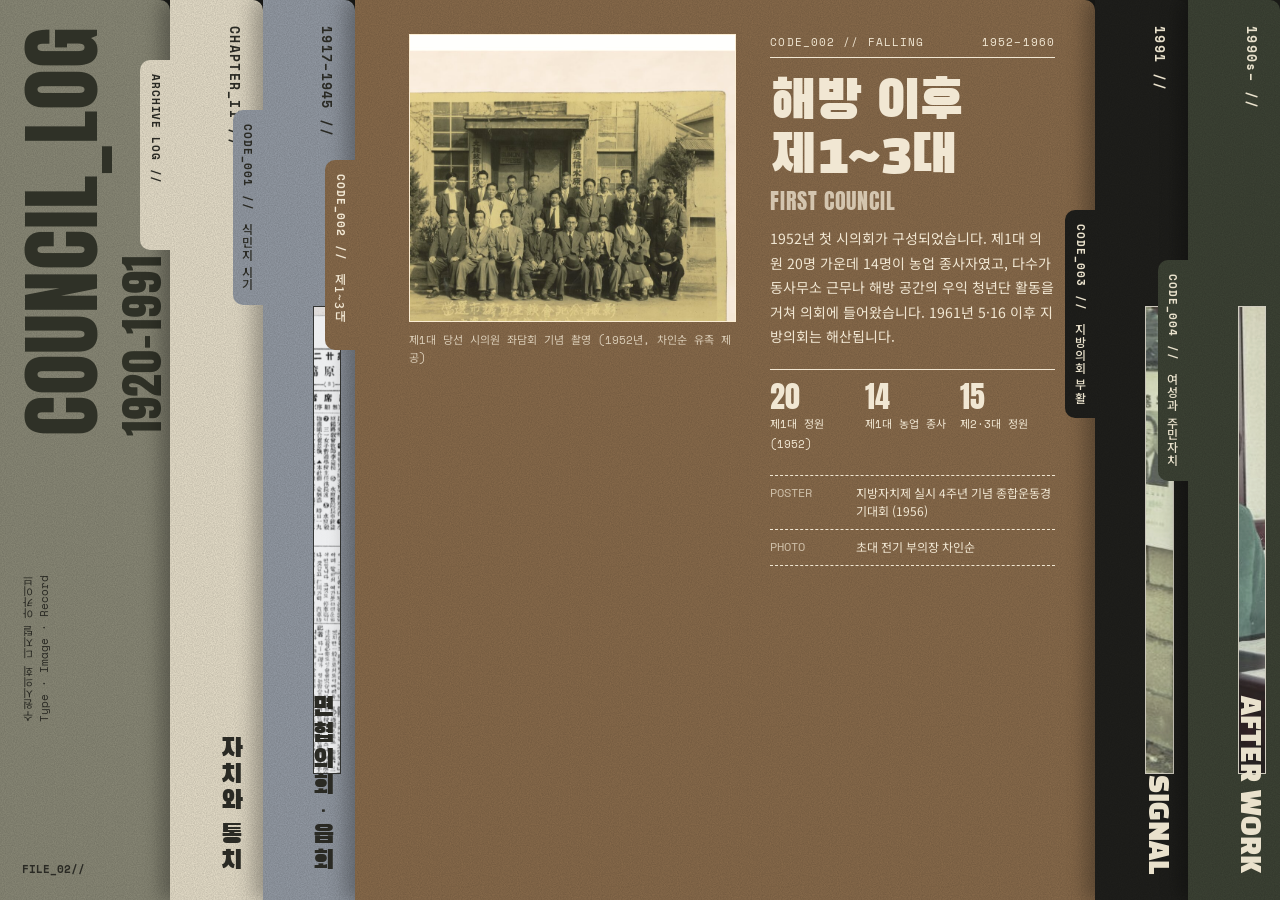
<file: mockups/b-index.html>
<!doctype html>
<html lang="ko">
<head>
<meta charset="utf-8">
<meta name="viewport" content="width=device-width, initial-scale=1">
<title>시안 B · 파일 인덱스</title>
<link rel="preconnect" href="https://fonts.googleapis.com">
<link href="https://fonts.googleapis.com/css2?family=Anton&family=Black+Han+Sans&family=Space+Mono:wght@400;700&family=Noto+Sans+KR:wght@400;500&display=swap" rel="stylesheet">
<style>
  :root {
    --ink: #2a2a24;
    --grain: url("data:image/svg+xml;utf8,<svg xmlns='http://www.w3.org/2000/svg' width='160' height='160'><filter id='n'><feTurbulence type='fractalNoise' baseFrequency='.9' numOctaves='3' stitchTiles='stitch'/><feColorMatrix values='0 0 0 0 0  0 0 0 0 0  0 0 0 0 0  0 0 0 .18 0'/></filter><rect width='100%' height='100%' filter='url(%23n)'/></svg>");
  }
  * { box-sizing: border-box; }
  html, body { height: 100%; }
  body {
    margin: 0; background: #1b1b18; color: var(--ink);
    font: 13px/1.55 "Space Mono", "Noto Sans KR", monospace;
    overflow: hidden;
  }

  /* 서류철 스트립: 참고 이미지 2의 겹친 파일 탭 */
  .stack { display: flex; height: 100vh; }
  .folder {
    --tab-top: 40px;
    position: relative; flex: 1 1 0; min-width: 0;
    background: var(--bg) var(--grain);
    color: var(--fg, var(--ink));
    border-radius: 0 10px 0 0;
    box-shadow: -10px 0 18px rgba(0,0,0,.28);
    transition: flex-grow .55s cubic-bezier(.2,.7,.2,1);
    cursor: pointer;
  }
  .folder.open { flex-grow: 8; cursor: default; }
  .folder:first-child { flex: 0 0 170px; cursor: default; box-shadow: none; }

  /* 왼쪽으로 튀어나온 탭 */
  .tab {
    position: absolute; left: -30px; top: var(--tab-top);
    width: 30px; min-height: 190px; padding: 14px 0;
    background: var(--bg) var(--grain);
    border-radius: 10px 0 0 10px;
    writing-mode: vertical-rl;
    font-size: 11px; letter-spacing: .08em; font-weight: 700;
    display: flex; align-items: center; justify-content: flex-start; gap: 12px;
  }
  .tab b { font-family: "Noto Sans KR", sans-serif; font-weight: 500; font-size: 12px; }

  /* 닫힌 상태: 세로 라벨 + 사진 조각 */
  .spine {
    position: absolute; inset: 0; padding: 26px 18px; overflow: hidden;
    display: flex; flex-direction: column; justify-content: space-between;
    transition: opacity .3s;
  }
  .spine .code { writing-mode: vertical-rl; font-weight: 700; letter-spacing: .1em; }
  .spine .slice {
    position: absolute; left: 50px; right: 14px; top: 34%; bottom: 14%;
    background-size: cover; background-position: center;
    filter: grayscale(.4) contrast(1.05); opacity: .85;
    border: 1px solid currentColor;
  }
  .spine .label { writing-mode: vertical-rl; font: 26px/1 "Black Han Sans", sans-serif; z-index: 1; }
  .folder.open .spine { opacity: 0; pointer-events: none; }

  /* 열린 상태 내용 */
  .body {
    position: absolute; inset: 0; padding: 34px 40px 30px 54px;
    display: grid; grid-template-columns: minmax(0, 1.15fr) minmax(0, 1fr); gap: 34px;
    opacity: 0; pointer-events: none; transition: opacity .35s .15s;
    overflow-y: auto;
  }
  .folder.open .body { opacity: 1; pointer-events: auto; }
  .body .fig { display: flex; flex-direction: column; gap: 10px; min-height: 0; }
  .body .fig img { width: 100%; max-height: 62vh; object-fit: cover; border: 1px solid currentColor; filter: sepia(.15); }
  .body .fig small { font-size: 11px; opacity: .8; }
  .body .eyebrow { display: flex; justify-content: space-between; border-bottom: 1px solid currentColor; padding-bottom: 6px; font-size: 11px; letter-spacing: .1em; }
  .body h2 { margin: 18px 0 6px; font: 54px/1 "Black Han Sans", sans-serif; letter-spacing: -.01em; }
  .body .en { font: 22px/1 "Anton", sans-serif; letter-spacing: .04em; opacity: .75; }
  .body p { font-family: "Noto Sans KR", sans-serif; font-size: 14px; line-height: 1.75; max-width: 34em; }
  .stats { display: grid; grid-template-columns: repeat(3, 1fr); border-top: 1px solid currentColor; margin-top: 20px; }
  .stats div { padding: 10px 8px 0 0; }
  .stats strong { display: block; font: 30px/1.1 "Anton", sans-serif; }
  .stats span { font-size: 11px; }
  .items { list-style: none; padding: 0; margin: 22px 0 0; border-top: 1px dashed currentColor; }
  .items li { padding: 8px 0; border-bottom: 1px dashed currentColor; display: flex; gap: 14px; font-size: 12px; }
  .items li span:first-child { opacity: .7; width: 72px; flex: none; }
  .items li span:last-child { font-family: "Noto Sans KR", sans-serif; }

  /* 표지 스트립 */
  .cover { padding: 26px 22px 22px; display: flex; flex-direction: column; justify-content: space-between; height: 100%; }
  .cover h1 {
    margin: 0; writing-mode: vertical-rl; transform: rotate(180deg);
    font: 84px/.95 "Anton", sans-serif; letter-spacing: .01em; color: #2f3127;
  }
  .cover h1 em { font-style: normal; font-size: 46px; }
  .cover .note { writing-mode: vertical-rl; transform: rotate(180deg); font-size: 11px; line-height: 1.4; }
  .cover .file { font-size: 11px; font-weight: 700; }

  .barcode { height: 34px; width: 120px; margin: 16px 0;
    background: repeating-linear-gradient(90deg, currentColor 0 3px, transparent 3px 5px, currentColor 5px 6px, transparent 6px 10px); }

  @media (max-width: 860px) {
    html, body { height: auto; }
    body { overflow: visible; }
    .stack { flex-direction: column; height: auto; }
    .folder, .folder:first-child { flex: none; min-height: 84px; border-radius: 10px 10px 0 0; box-shadow: 0 -8px 16px rgba(0,0,0,.25); }
    .folder.open { min-height: 0; }
    .tab { left: auto; right: 16px; top: -26px; width: auto; height: 26px; min-height: 0; padding: 0 14px; writing-mode: horizontal-tb; border-radius: 10px 10px 0 0; }
    .spine { position: relative; inset: auto; flex-direction: row; align-items: center; padding: 22px 16px; }
    .spine .code, .spine .label { writing-mode: horizontal-tb; white-space: nowrap; }
    .spine .label { font-size: 20px; }
    .spine .slice { display: none; }
    .folder.open .spine { display: none; }
    .body { position: relative; inset: auto; display: none; grid-template-columns: 1fr; padding: 24px 16px 32px; gap: 18px; }
    .folder.open .body { display: grid; }
    .body h2 { font-size: 40px; }
    .cover { flex-direction: row; align-items: flex-end; flex-wrap: wrap; gap: 12px; padding: 22px 16px; }
    .cover h1, .cover .note { writing-mode: horizontal-tb; transform: none; }
    .cover h1 { font-size: 48px; }
    .cover h1 em { font-size: 36px; }
  }
</style>
</head>
<body>

<div class="stack">

  <section class="folder" style="--bg:#8b8a78">
    <div class="cover">
      <h1>COUNCIL_LOG<br><em>1920–1991</em></h1>
      <div class="note">수원시의회 디지털 아카이브<br>Type · Image · Record</div>
      <div class="file">FILE_02//</div>
    </div>
  </section>

  <section class="folder" style="--bg:#e9e1cc; --tab-top:60px">
    <div class="tab">ARCHIVE LOG //</div>
    <div class="spine">
      <span class="code">CHAPTER_II //</span>
      <span class="label">자치와 통치</span>
    </div>
    <div class="body">
      <div>
        <div class="eyebrow"><span>CHAPTER II · INTRODUCTION</span><span>p.120</span></div>
        <h2>자치와<br>통치 그리고<br>정치</h2>
        <div class="en">SELF-GOVERNMENT</div>
        <div class="barcode"></div>
        <p>아테네 민주정의 추첨과 도편 추방에서 출발해, 근대 대의제와 중앙집권이 지방의 자기 통치성을 어떻게 약화시켰는지를 짚습니다. 수도권의 핵심 도시인 수원이 지방자치에 유리한 조건을 가졌다는 문제의식이 이 장 전체를 관통합니다.</p>
      </div>
      <div>
        <ul class="items">
          <li><span>SECTION</span><span>자치와 통치 그리고 정치</span></li>
          <li><span>SECTION</span><span>지방자치 부활 이전 시의원 충원과 배경</span></li>
          <li><span>SECTION</span><span>1990년대 이후 시의원들의 특성과 사회적 배경</span></li>
          <li><span>SECTION</span><span>주민 자치와 지방 자치</span></li>
          <li><span>SOURCE</span><span>『수원시의원으로 살다』 2장, pp.120–153</span></li>
        </ul>
      </div>
    </div>
  </section>

  <section class="folder" style="--bg:#959ca6; --tab-top:110px">
    <div class="tab">CODE_001 // <b>식민지 시기</b></div>
    <div class="spine">
      <span class="code">1917–1945 //</span>
      <div class="slice" style="background-image:url(assets/newspaper-1931.jpg)"></div>
      <span class="label">면협의회 · 읍회</span>
    </div>
    <div class="body">
      <div class="fig">
        <img src="assets/suwon-office.jpg" alt="일제시기 수원읍사무소와 수원공회당">
        <small>일제시기 수원읍사무소와 수원공회당 (수원박물관 소장)</small>
      </div>
      <div>
        <div class="eyebrow"><span>CODE_001 // DRIFT</span><span>1917–1945</span></div>
        <h2>식민지<br>시기</h2>
        <div class="en">LIMITED ELECTION</div>
        <p>1917년 지정면이 된 수원면에 면협의회가 설치되었습니다. 일정액 이상 세금을 낸 사람만 투표할 수 있는 제한선거였기에, 선출된 조선인 의원 대부분은 자산가층이었습니다.</p>
        <div class="stats">
          <div><strong>11,042</strong><span>1929 수원면 인구</span></div>
          <div><strong>310</strong><span>유권자 수</span></div>
          <div><strong>8 / 14</strong><span>1939 읍회 조선인 의석</span></div>
        </div>
      </div>
    </div>
  </section>

  <section class="folder" style="--bg:#8a6c4c; --fg:#f1e7d3; --tab-top:160px">
    <div class="tab">CODE_002 // <b>제1~3대</b></div>
    <div class="spine">
      <span class="code">1952–1960 //</span>
      <div class="slice" style="background-image:url(assets/council-1952.jpg)"></div>
      <span class="label">초대 시의회</span>
    </div>
    <div class="body">
      <div class="fig">
        <img src="assets/council-1952.jpg" alt="제1대 당선 시의원 좌담회 기념 촬영">
        <small>제1대 당선 시의원 좌담회 기념 촬영 (1952년, 차인순 유족 제공)</small>
      </div>
      <div>
        <div class="eyebrow"><span>CODE_002 // FALLING</span><span>1952–1960</span></div>
        <h2>해방 이후<br>제1~3대</h2>
        <div class="en">FIRST COUNCIL</div>
        <p>1952년 첫 시의회가 구성되었습니다. 제1대 의원 20명 가운데 14명이 농업 종사자였고, 다수가 동사무소 근무나 해방 공간의 우익 청년단 활동을 거쳐 의회에 들어왔습니다. 1961년 5·16 이후 지방의회는 해산됩니다.</p>
        <div class="stats">
          <div><strong>20</strong><span>제1대 정원 (1952)</span></div>
          <div><strong>14</strong><span>제1대 농업 종사</span></div>
          <div><strong>15</strong><span>제2·3대 정원</span></div>
        </div>
        <ul class="items">
          <li><span>POSTER</span><span>지방자치제 실시 4주년 기념 종합운동경기대회 (1956)</span></li>
          <li><span>PHOTO</span><span>초대 전기 부의장 차인순</span></li>
        </ul>
      </div>
    </div>
  </section>

  <section class="folder" style="--bg:#1f1f1c; --fg:#e9e1cc; --tab-top:210px">
    <div class="tab">CODE_003 // <b>지방의회 부활</b></div>
    <div class="spine">
      <span class="code">1991 //</span>
      <div class="slice" style="background-image:url(assets/posters-1991.jpg)"></div>
      <span class="label">SIGNAL</span>
    </div>
    <div class="body">
      <div class="fig">
        <img src="assets/council-1991.jpg" alt="제4대 수원시의회 개원 기념사진">
        <small>제4대 수원시의회 개원 기념사진 (1991년, 수원시의회 소장)</small>
      </div>
      <div>
        <div class="eyebrow"><span>CODE_003 // SIGNAL</span><span>1991</span></div>
        <h2>30년 만의<br>부활</h2>
        <div class="en">REVIVAL</div>
        <p>1991년 지방의회가 30년 만에 다시 구성되었습니다. 산업화와 인구 유입으로 수원의 계층 구조가 바뀌면서, 의원들의 직업과 출신 지역도 1950년대와 크게 달라졌습니다.</p>
        <div class="stats">
          <div><strong>46</strong><span>제4대 정원 (1991)</span></div>
          <div><strong>30</strong><span>공백 기간 (년)</span></div>
          <div><strong>1991</strong><span>기초의회 선거</span></div>
        </div>
        <ul class="items">
          <li><span>PHOTO</span><span>제4대 시의원 선거 입후보자 벽보</span></li>
          <li><span>LEAFLET</span><span>이수연 후보 선거 공보</span></li>
        </ul>
      </div>
    </div>
  </section>

  <section class="folder" style="--bg:#3d4335; --fg:#e9e1cc; --tab-top:260px">
    <div class="tab">CODE_004 // <b>여성과 주민자치</b></div>
    <div class="spine">
      <span class="code">1990s– //</span>
      <div class="slice" style="background-image:url(assets/heo-youngsoon-1997.jpg)"></div>
      <span class="label">AFTER WORK</span>
    </div>
    <div class="body">
      <div class="fig">
        <img src="assets/heo-youngsoon-1997.jpg" alt="허영순 위원장">
        <small>허영순 위원장 (1997년, 수원박물관 소장)</small>
      </div>
      <div>
        <div class="eyebrow"><span>CODE_004 // AFTER WORK</span><span>1990s–</span></div>
        <h2>여성 의원과<br>주민 자치</h2>
        <div class="en">CIVIC TURN</div>
        <p>1991년 제4대 의회부터 여성 의원이 나타나기 시작해 그 수가 꾸준히 늘었습니다. 시민운동 출신 의원의 등장과 함께, 지방의회는 지역 유지의 자리에서 주민 자치의 통로로 바뀌어 갑니다.</p>
        <ul class="items">
          <li><span>LEAFLET</span><span>제4대 의원 선거 이수연 공보 (중앙선관위 소장)</span></li>
          <li><span>SECTION</span><span>시의원 유형 · 주민 자치와 지방 자치</span></li>
        </ul>
      </div>
    </div>
  </section>

</div>

<script>
  const folders = document.querySelectorAll('.folder:not(:first-child)');
  folders.forEach(f => f.addEventListener('click', () => {
    folders.forEach(o => o.classList.toggle('open', o === f));
  }));
  folders[2].classList.add('open');
</script>
</body>
</html>
</file>
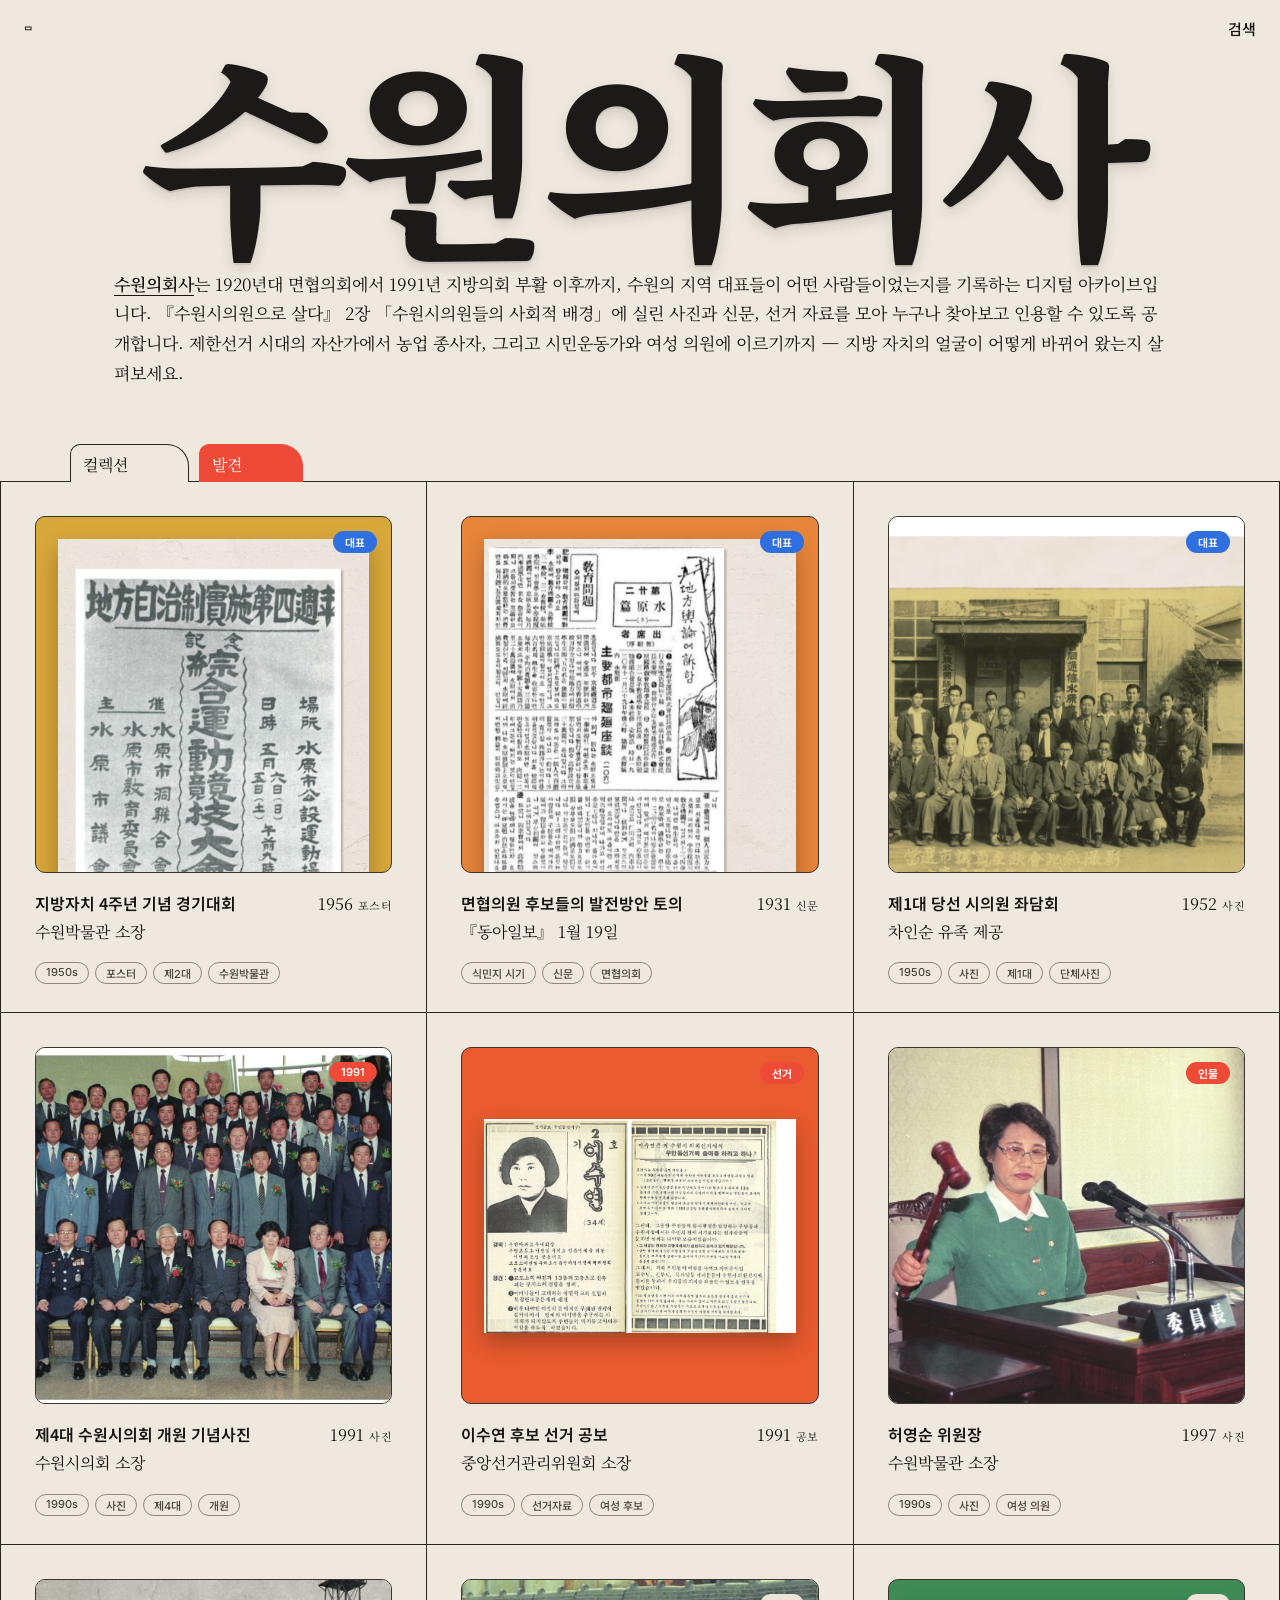
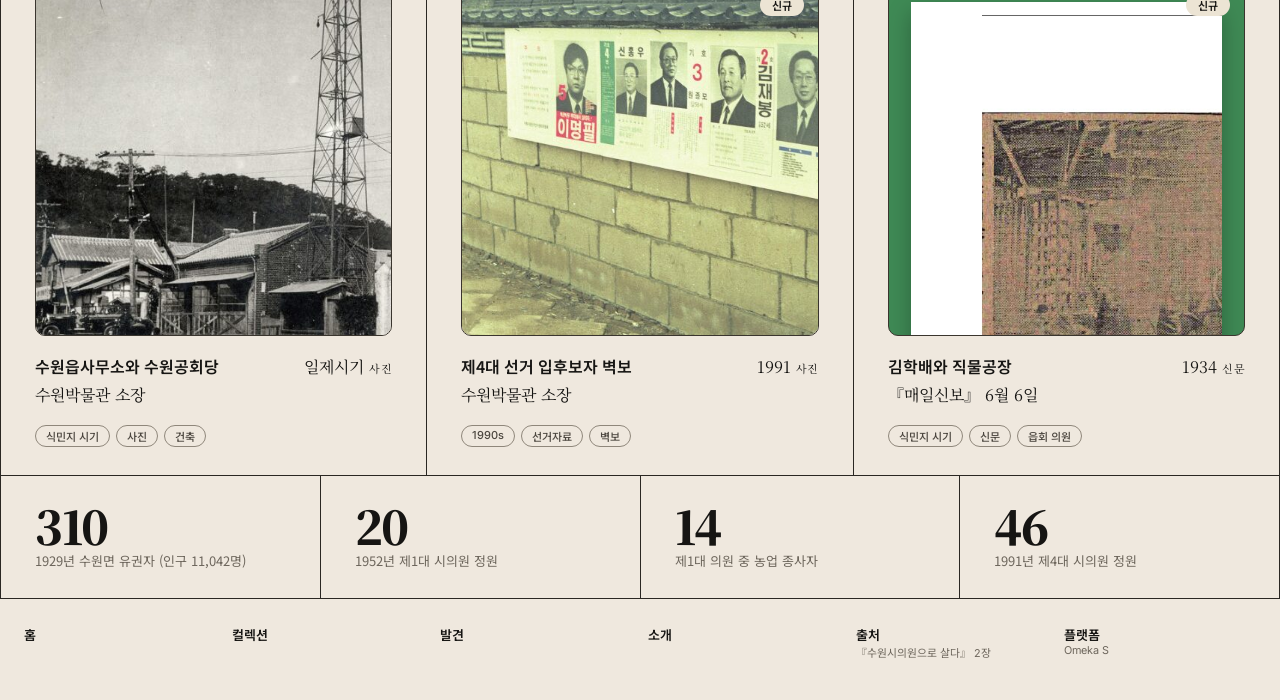
<file: mockups/c-archivo.html>
<!doctype html>
<html lang="ko">
<head>
<meta charset="utf-8">
<meta name="viewport" content="width=device-width, initial-scale=1">
<title>시안 C · 아키보</title>
<link rel="preconnect" href="https://fonts.googleapis.com">
<link href="https://fonts.googleapis.com/css2?family=Noto+Serif+KR:wght@400;600;900&family=Inter:wght@400;500;600&family=Noto+Sans+KR:wght@400;500;700&display=swap" rel="stylesheet">
<style>
  :root {
    --paper: #efe8de;
    --ink: #161513;
    --line: #2a2723;
    --accent: #ef4a37;
    --blue: #2f6fe0;
    --muted: #6d665c;
  }
  * { box-sizing: border-box; }
  body { margin: 0; background: var(--paper); color: var(--ink); font: 15px/1.6 "Noto Serif KR", serif; }
  a { color: inherit; }

  .top { display: flex; justify-content: space-between; align-items: center; padding: 18px 24px 0; font: 500 15px "Inter", "Noto Sans KR", sans-serif; }
  .top a { text-decoration: none; }

  /* 참고 이미지 3의 거대한 세리프 워드마크 */
  .wordmark {
    margin: 0; padding: 0 16px; text-align: center;
    font: 900 clamp(64px, 17vw, 236px)/1 "Noto Serif KR", serif;
    letter-spacing: -.045em;
    color: #1b1a18;
    text-shadow: 0 2px 0 rgba(0,0,0,.08), 0 6px 14px rgba(0,0,0,.12);
  }
  .lede { max-width: 1100px; margin: 12px auto 56px; padding: 0 24px; font-size: 17px; line-height: 1.75; }
  .lede b { font-weight: 600; text-decoration: underline; text-underline-offset: 4px; }

  /* 폴더 탭 */
  .tabs { display: flex; gap: 10px; padding: 0 70px; margin-bottom: -1px; position: relative; z-index: 1; }
  .tabs button {
    font: 400 16px "Noto Serif KR", serif; padding: 8px 60px 6px 12px;
    background: var(--paper); border: 1px solid var(--line); border-bottom: 0;
    border-radius: 10px 22px 0 0; cursor: pointer; color: var(--ink);
  }
  .tabs button.on { background: var(--accent); border-color: var(--accent); color: #fff; }

  /* 테두리 3열 그리드 */
  .grid { display: grid; grid-template-columns: repeat(3, 1fr); border-top: 1px solid var(--line); border-left: 1px solid var(--line); }
  .cell { border-right: 1px solid var(--line); border-bottom: 1px solid var(--line); padding: 34px 34px 28px; }
  .tile {
    position: relative; aspect-ratio: 1; border-radius: 10px; overflow: hidden;
    border: 1px solid #3a352e; display: grid; place-items: center; padding: 22px;
  }
  .tile img { max-width: 100%; max-height: 100%; object-fit: contain; box-shadow: 0 10px 22px rgba(0,0,0,.28); }
  .tile.full { padding: 0; }
  .tile.full img { width: 100%; height: 100%; object-fit: cover; box-shadow: none; }
  .badge {
    position: absolute; top: 14px; right: 14px; padding: 3px 12px; border-radius: 999px;
    font: 600 11px "Inter", "Noto Sans KR", sans-serif; color: #fff; background: var(--blue);
  }
  .badge.red { background: var(--accent); }
  .badge.cream { background: #ece4d4; color: var(--ink); }
  .row { display: flex; justify-content: space-between; align-items: baseline; gap: 12px; margin-top: 18px; }
  .row h3 { margin: 0; font: 600 16px/1.35 "Noto Sans KR", sans-serif; overflow: hidden; text-overflow: ellipsis; white-space: nowrap; }
  .row .yr { flex: none; font-size: 16px; }
  .row .yr small { font-size: 11px; letter-spacing: .04em; }
  .sub { margin: 2px 0 0; font-size: 16px; }
  .tags { display: flex; gap: 6px; margin-top: 18px; overflow: hidden; }
  .tags span { flex: none; border: 1px solid #8f877b; border-radius: 999px; padding: 2px 10px; font: 500 11px "Inter", "Noto Sans KR", sans-serif; color: #4b463f; }

  /* 통계 띠 */
  .facts { display: grid; grid-template-columns: repeat(4, 1fr); border-left: 1px solid var(--line); }
  .facts div { border-right: 1px solid var(--line); border-bottom: 1px solid var(--line); padding: 26px 34px; }
  .facts strong { display: block; font: 900 46px/1 "Noto Serif KR", serif; letter-spacing: -.03em; }
  .facts span { font: 13px "Noto Sans KR", sans-serif; color: var(--muted); }

  footer { display: grid; grid-template-columns: repeat(6, 1fr); gap: 16px; padding: 26px 24px 40px; font: 600 13px "Inter", "Noto Sans KR", sans-serif; }
  footer small { display: block; font-weight: 400; color: var(--muted); }

  @media (max-width: 900px) {
    .grid { grid-template-columns: repeat(2, 1fr); }
    .facts { grid-template-columns: repeat(2, 1fr); }
    footer { grid-template-columns: repeat(3, 1fr); }
    .tabs { padding: 0 24px; }
  }
  @media (max-width: 560px) {
    .top { padding: 16px 16px 0; }
    .lede { padding: 0 16px; font-size: 15px; }
    .tabs { padding: 0 16px; }
    .tabs button { padding-right: 28px; }
    .grid { grid-template-columns: 1fr; }
    .cell { padding: 22px 16px; }
    .facts div { padding: 20px 16px; }
    .facts strong { font-size: 34px; }
    footer { grid-template-columns: repeat(2, 1fr); padding: 22px 16px 32px; }
  }
</style>
</head>
<body>

<header class="top">
  <a href="#" aria-label="홈">▭</a>
  <a href="#">검색</a>
</header>

<h1 class="wordmark">수원의회사</h1>

<p class="lede"><b>수원의회사</b>는 1920년대 면협의회에서 1991년 지방의회 부활 이후까지, 수원의 지역 대표들이 어떤 사람들이었는지를 기록하는 디지털 아카이브입니다. 『수원시의원으로 살다』 2장 「수원시의원들의 사회적 배경」에 실린 사진과 신문, 선거 자료를 모아 누구나 찾아보고 인용할 수 있도록 공개합니다. 제한선거 시대의 자산가에서 농업 종사자, 그리고 시민운동가와 여성 의원에 이르기까지 — 지방 자치의 얼굴이 어떻게 바뀌어 왔는지 살펴보세요.</p>

<nav class="tabs">
  <button type="button">컬렉션</button>
  <button type="button" class="on">발견</button>
</nav>

<main class="grid">
  <article class="cell">
    <div class="tile" style="background:#d9a83b"><span class="badge">대표</span><img src="assets/poster-1956.jpg" alt="지방자치제 실시 4주년 기념 종합운동경기대회 포스터"></div>
    <div class="row"><h3>지방자치 4주년 기념 경기대회</h3><span class="yr">1956 <small>포스터</small></span></div>
    <p class="sub">수원박물관 소장</p>
    <div class="tags"><span>1950s</span><span>포스터</span><span>제2대</span><span>수원박물관</span></div>
  </article>

  <article class="cell">
    <div class="tile" style="background:#e7853a"><span class="badge">대표</span><img src="assets/newspaper-1931.jpg" alt="동아일보 1931년 기사"></div>
    <div class="row"><h3>면협의원 후보들의 발전방안 토의</h3><span class="yr">1931 <small>신문</small></span></div>
    <p class="sub">『동아일보』 1월 19일</p>
    <div class="tags"><span>식민지 시기</span><span>신문</span><span>면협의회</span></div>
  </article>

  <article class="cell">
    <div class="tile full" style="background:#c9b48f"><span class="badge">대표</span><img src="assets/council-1952.jpg" alt="제1대 당선 시의원 좌담회 기념 촬영"></div>
    <div class="row"><h3>제1대 당선 시의원 좌담회</h3><span class="yr">1952 <small>사진</small></span></div>
    <p class="sub">차인순 유족 제공</p>
    <div class="tags"><span>1950s</span><span>사진</span><span>제1대</span><span>단체사진</span></div>
  </article>

  <article class="cell">
    <div class="tile full" style="background:#c8c0b2"><span class="badge red">1991</span><img src="assets/council-1991.jpg" alt="제4대 수원시의회 개원 기념사진"></div>
    <div class="row"><h3>제4대 수원시의회 개원 기념사진</h3><span class="yr">1991 <small>사진</small></span></div>
    <p class="sub">수원시의회 소장</p>
    <div class="tags"><span>1990s</span><span>사진</span><span>제4대</span><span>개원</span></div>
  </article>

  <article class="cell">
    <div class="tile" style="background:#ea5b2f"><span class="badge red">선거</span><img src="assets/leaflet-1991.jpg" alt="이수연 후보 선거 공보"></div>
    <div class="row"><h3>이수연 후보 선거 공보</h3><span class="yr">1991 <small>공보</small></span></div>
    <p class="sub">중앙선거관리위원회 소장</p>
    <div class="tags"><span>1990s</span><span>선거자료</span><span>여성 후보</span></div>
  </article>

  <article class="cell">
    <div class="tile full" style="background:#cfc5b4"><span class="badge red">인물</span><img src="assets/heo-youngsoon-1997.jpg" alt="허영순 위원장"></div>
    <div class="row"><h3>허영순 위원장</h3><span class="yr">1997 <small>사진</small></span></div>
    <p class="sub">수원박물관 소장</p>
    <div class="tags"><span>1990s</span><span>사진</span><span>여성 의원</span></div>
  </article>

  <article class="cell">
    <div class="tile full" style="background:#a98e66"><img src="assets/suwon-office.jpg" alt="수원읍사무소와 수원공회당"></div>
    <div class="row"><h3>수원읍사무소와 수원공회당</h3><span class="yr">일제시기 <small>사진</small></span></div>
    <p class="sub">수원박물관 소장</p>
    <div class="tags"><span>식민지 시기</span><span>사진</span><span>건축</span></div>
  </article>

  <article class="cell">
    <div class="tile full" style="background:#cdbf9f"><span class="badge cream">신규</span><img src="assets/posters-1991.jpg" alt="입후보자 벽보"></div>
    <div class="row"><h3>제4대 선거 입후보자 벽보</h3><span class="yr">1991 <small>사진</small></span></div>
    <p class="sub">수원박물관 소장</p>
    <div class="tags"><span>1990s</span><span>선거자료</span><span>벽보</span></div>
  </article>

  <article class="cell">
    <div class="tile" style="background:#3f8a55"><span class="badge cream">신규</span><img src="assets/kim-hakbae-1934.jpg" alt="김학배와 직물공장"></div>
    <div class="row"><h3>김학배와 직물공장</h3><span class="yr">1934 <small>신문</small></span></div>
    <p class="sub">『매일신보』 6월 6일</p>
    <div class="tags"><span>식민지 시기</span><span>신문</span><span>읍회 의원</span></div>
  </article>
</main>

<section class="facts">
  <div><strong>310</strong><span>1929년 수원면 유권자 (인구 11,042명)</span></div>
  <div><strong>20</strong><span>1952년 제1대 시의원 정원</span></div>
  <div><strong>14</strong><span>제1대 의원 중 농업 종사자</span></div>
  <div><strong>46</strong><span>1991년 제4대 시의원 정원</span></div>
</section>

<footer>
  <span>홈</span><span>컬렉션</span><span>발견</span><span>소개</span>
  <span>출처<small>『수원시의원으로 살다』 2장</small></span>
  <span>플랫폼<small>Omeka S</small></span>
</footer>

</body>
</html>
</file>
<file: docs/assets/css/style.css>
/* 수원의회 아카이브 — 시안 B(파일 인덱스) 기반 공통 스타일 */
:root {
  --olive: #8b8a78;
  --cream: #e9e1cc;
  --paper: #efe8d6;
  --slate: #959ca6;
  --brown: #8a6c4c;
  --char: #1f1f1c;
  --moss: #3d4335;
  --ink: #2a2a24;
  --muted: #6b665a;
  --line: rgba(42, 42, 36, .28);
  --gold: #c9a44c;
  --grain: url("data:image/svg+xml;utf8,<svg xmlns='http://www.w3.org/2000/svg' width='160' height='160'><filter id='n'><feTurbulence type='fractalNoise' baseFrequency='.9' numOctaves='3' stitchTiles='stitch'/><feColorMatrix values='0 0 0 0 0  0 0 0 0 0  0 0 0 0 0  0 0 0 .16 0'/></filter><rect width='100%' height='100%' filter='url(%23n)'/></svg>");
  --display: "Black Han Sans", "Noto Sans KR", sans-serif;
  --latin: "Anton", "Black Han Sans", sans-serif;
  --mono: "Space Mono", "Noto Sans KR", monospace;
  --sans: "Noto Sans KR", system-ui, sans-serif;
  --wrap: 1240px;
  --gutter: 32px;
}
* { box-sizing: border-box; }
html { scroll-behavior: smooth; }
body {
  margin: 0;
  background: var(--paper) var(--grain);
  color: var(--ink);
  font: 15px/1.7 var(--sans);
  -webkit-font-smoothing: antialiased;
}
img { max-width: 100%; display: block; }
a { color: inherit; }
.wrap { max-width: var(--wrap); margin: 0 auto; padding: 0 var(--gutter); }
.mono { font-family: var(--mono); letter-spacing: .06em; }
.sr-only { position: absolute; width: 1px; height: 1px; overflow: hidden; clip: rect(0 0 0 0); white-space: nowrap; }

/* ---------- 헤더 ---------- */
.site-header {
  position: sticky; top: 0; z-index: 50;
  background: var(--char) var(--grain);
  color: var(--cream);
  border-bottom: 1px solid #000;
}
.site-header .wrap { display: flex; align-items: center; gap: 28px; height: 68px; }
.logo { display: flex; align-items: center; gap: 12px; text-decoration: none; flex: none; }
.logo img { width: 38px; height: 38px; }
.logo b { display: block; font: 21px/1 var(--display); letter-spacing: .01em; }
.logo small { display: block; margin-top: 4px; font: 700 9.5px/1 var(--mono); letter-spacing: .16em; opacity: .7; }
.nav { display: flex; gap: 4px; margin-left: auto; }
.nav a {
  position: relative; padding: 8px 14px; text-decoration: none;
  font: 700 12px/1 var(--mono); letter-spacing: .1em;
  border-radius: 8px 8px 0 0;
}
.nav a:hover { background: rgba(233, 225, 204, .08); }
.nav a[aria-current="page"] { background: var(--cream); color: var(--ink); }
.nav a span { font: 500 14px/1 var(--sans); letter-spacing: 0; margin-left: 6px; }
.head-search { position: relative; flex: 0 1 240px; }
.head-search input {
  width: 100%; height: 38px; padding: 0 38px 0 14px;
  background: rgba(233, 225, 204, .08); color: var(--cream);
  border: 1px solid rgba(233, 225, 204, .35); border-radius: 999px;
  font: 14px var(--sans);
}
.head-search input::placeholder { color: rgba(233, 225, 204, .55); }
.head-search input:focus { outline: none; border-color: var(--gold); background: rgba(233, 225, 204, .14); }
.head-search button {
  position: absolute; right: 4px; top: 4px; width: 30px; height: 30px;
  border: 0; border-radius: 50%; background: transparent; color: var(--cream); cursor: pointer;
}
.menu-btn { display: none; margin-left: auto; background: none; border: 1px solid rgba(233,225,204,.4); color: var(--cream); border-radius: 8px; padding: 6px 10px; font: 700 12px var(--mono); cursor: pointer; }

/* ---------- 공통 섹션 ---------- */
.section { padding: 88px 0; }
.section-head { display: flex; justify-content: space-between; align-items: end; gap: 24px; margin-bottom: 36px; border-bottom: 1px solid var(--ink); padding-bottom: 14px; }
.section-head h2 { margin: 6px 0 0; font: 44px/1.05 var(--display); }
.eyebrow { font: 700 11.5px/1.4 var(--mono); letter-spacing: .14em; text-transform: uppercase; }
.more { font: 700 12px var(--mono); letter-spacing: .08em; text-decoration: none; border-bottom: 1px solid currentColor; padding-bottom: 2px; white-space: nowrap; }

.btn {
  display: inline-flex; align-items: center; gap: 10px;
  padding: 12px 20px; border-radius: 999px; text-decoration: none;
  font: 700 12.5px var(--mono); letter-spacing: .08em;
  background: var(--cream); color: var(--ink); border: 1px solid var(--cream);
}
.btn.ghost { background: transparent; color: inherit; border-color: currentColor; }

/* ---------- 히어로 ---------- */
.hero {
  position: relative; overflow: hidden;
  min-height: calc(100vh - 68px); min-height: calc(100svh - 68px);
  color: var(--cream); background: var(--char);
  display: grid; align-items: end;
}
.hero-bg {
  position: absolute; inset: 0;
  background: url(../img/council-1952-hero.jpg) center 40% / cover no-repeat;
  filter: sepia(.35) contrast(1.08) brightness(.8);
  transform: scale(1.04);
  animation: drift 24s ease-in-out infinite alternate;
}
@keyframes drift { to { transform: scale(1.1) translate(-1.2%, -1%); } }
.hero::after {
  content: ""; position: absolute; inset: 0;
  background:
    linear-gradient(90deg, rgba(20, 20, 17, .92) 0%, rgba(20, 20, 17, .7) 42%, rgba(20, 20, 17, .15) 75%),
    linear-gradient(0deg, rgba(20, 20, 17, .75), transparent 45%),
    var(--grain);
}
.hero .wrap { position: relative; z-index: 1; width: 100%; padding-top: 80px; padding-bottom: 64px; }
.hero-code { display: flex; gap: 18px; font: 700 11.5px var(--mono); letter-spacing: .16em; opacity: .85; }
.hero-code span:first-child { color: var(--gold); }
.hero h1 { margin: 22px 0 18px; font: clamp(46px, 7.4vw, 104px)/1.02 var(--display); letter-spacing: -.01em; max-width: 11em; }
.hero h1 em { font-style: normal; color: var(--gold); }
.hero .lead { max-width: 34em; margin: 0 0 34px; font-size: 17px; line-height: 1.8; color: rgba(233, 225, 204, .88); }
.hero-search { display: flex; max-width: 620px; background: var(--cream) var(--grain); border-radius: 14px 14px 14px 0; overflow: hidden; box-shadow: 0 20px 40px rgba(0,0,0,.35); }
.hero-search label { display: flex; align-items: center; padding: 0 0 0 20px; font: 700 11px var(--mono); letter-spacing: .1em; color: var(--muted); white-space: nowrap; }
.hero-search input { flex: 1; min-width: 0; height: 62px; padding: 0 16px; border: 0; background: transparent; font: 17px var(--sans); color: var(--ink); }
.hero-search input:focus { outline: none; }
.hero-search button { flex: none; padding: 0 26px; border: 0; background: var(--brown); color: #fff; font: 18px var(--display); cursor: pointer; }
.hero-search button:hover { background: #745838; }
.quick { display: flex; flex-wrap: wrap; gap: 8px; margin-top: 16px; font: 12px var(--mono); }
.quick span { opacity: .7; margin-right: 4px; }
.quick a { padding: 5px 12px; border: 1px solid rgba(233, 225, 204, .4); border-radius: 999px; text-decoration: none; }
.quick a:hover { background: rgba(233, 225, 204, .14); }
.hero-caption {
  position: absolute; right: var(--gutter); bottom: 28px; z-index: 1;
  writing-mode: vertical-rl; font: 11px/1.5 var(--mono); letter-spacing: .06em; opacity: .7;
}
.hero-stats { display: flex; gap: 40px; margin-top: 52px; padding-top: 22px; border-top: 1px solid rgba(233, 225, 204, .3); max-width: 620px; }
.hero-stats strong { display: block; font: 38px/1 var(--latin); letter-spacing: .02em; }
.hero-stats span { font: 11px var(--mono); opacity: .75; }

/* ---------- 서류철 스택 (시기별) ---------- */
.folders-section { background: #1b1b18; padding: 88px 0 0; color: var(--cream); }
.folders-section .section-head { border-color: rgba(233, 225, 204, .4); }
.stack { display: flex; height: 620px; margin-top: 8px; }
.folder {
  --tab-top: 40px;
  position: relative; flex: 1 1 0; min-width: 0;
  background: var(--bg) var(--grain); color: var(--fg, var(--ink));
  border-radius: 0 10px 0 0;
  box-shadow: -10px 0 18px rgba(0, 0, 0, .3);
  transition: flex-grow .55s cubic-bezier(.2, .7, .2, 1);
  cursor: pointer;
}
.folder.open { flex-grow: 6; cursor: default; }
.folder:first-child { flex: 0 0 170px; cursor: default; box-shadow: none; }
.tab {
  position: absolute; left: -30px; top: var(--tab-top);
  width: 30px; min-height: 190px; padding: 14px 0;
  background: var(--bg) var(--grain); border-radius: 10px 0 0 10px;
  writing-mode: vertical-rl; font: 700 11px var(--mono); letter-spacing: .08em;
  display: flex; align-items: center; gap: 12px;
}
.tab b { font: 500 12px var(--sans); }
.spine { position: absolute; inset: 0; padding: 26px 18px; overflow: hidden; display: flex; flex-direction: column; justify-content: space-between; transition: opacity .3s; }
.spine .code { writing-mode: vertical-rl; font: 700 12px var(--mono); letter-spacing: .1em; }
.spine .slice { position: absolute; left: 50px; right: 14px; top: 30%; bottom: 16%; background-size: cover; background-position: center; filter: grayscale(.4) contrast(1.05); opacity: .85; border: 1px solid currentColor; }
.spine .label { writing-mode: vertical-rl; font: 26px/1 var(--display); z-index: 1; }
.folder.open .spine { opacity: 0; pointer-events: none; }
.fbody {
  position: absolute; inset: 0; padding: 34px 40px 30px 54px;
  display: grid; grid-template-columns: minmax(0, 1.1fr) minmax(0, 1fr); gap: 36px;
  opacity: 0; pointer-events: none; transition: opacity .35s .15s; overflow-y: auto;
}
.folder.open .fbody { opacity: 1; pointer-events: auto; }
.fbody figure { margin: 0; display: flex; flex-direction: column; gap: 10px; min-height: 0; }
.fbody figure img { width: 100%; max-height: 430px; object-fit: cover; border: 1px solid currentColor; filter: sepia(.12); }
.fbody figcaption { font-size: 12px; opacity: .8; }
.fbody .row { display: flex; justify-content: space-between; border-bottom: 1px solid currentColor; padding-bottom: 6px; font: 700 11px var(--mono); letter-spacing: .1em; }
.fbody h3 { margin: 18px 0 8px; font: 52px/1 var(--display); }
.fbody p { font-size: 14.5px; line-height: 1.8; max-width: 32em; }
.fstats { display: grid; grid-template-columns: repeat(3, 1fr); border-top: 1px solid currentColor; margin: 18px 0 22px; }
.fstats div { padding: 10px 8px 0 0; }
.fstats strong { display: block; font: 30px/1.1 var(--latin); }
.fstats span { font: 11px var(--mono); }
.fbody .btn { background: var(--fg, var(--ink)); color: var(--bg); border-color: var(--fg, var(--ink)); }
.cover { padding: 26px 22px 22px; display: flex; flex-direction: column; justify-content: space-between; height: 100%; }
.cover h3 { margin: 0; writing-mode: vertical-rl; transform: rotate(180deg); font: 80px/.95 var(--latin); color: #2f3127; }
.cover h3 em { font-style: normal; font-size: 44px; }
.cover p { margin: 0; writing-mode: vertical-rl; transform: rotate(180deg); font: 11px/1.4 var(--mono); }

/* ---------- 전시 배너 ---------- */
.feature {
  position: relative; display: grid; grid-template-columns: 1.1fr 1fr; min-height: 520px;
  background: var(--moss) var(--grain); color: var(--cream); text-decoration: none; overflow: hidden;
}
.feature .img { background: url(../img/council-1991-hero.jpg) center / cover; filter: sepia(.2); }
.feature .txt { padding: 64px 56px; display: flex; flex-direction: column; justify-content: center; }
.feature h2 { margin: 16px 0; font: clamp(40px, 5vw, 66px)/1.02 var(--display); }
.feature p { max-width: 30em; color: rgba(233, 225, 204, .85); }
.feature .btn { align-self: flex-start; margin-top: 18px; }

/* ---------- 자료 카드 ---------- */
.cards { display: grid; grid-template-columns: repeat(auto-fill, minmax(250px, 1fr)); gap: 40px 26px; }
.card { position: relative; display: flex; flex-direction: column; text-decoration: none; cursor: pointer; background: none; border: 0; padding: 0; text-align: left; color: inherit; font: inherit; }
.card .ctab {
  align-self: flex-start; padding: 6px 14px 5px; border-radius: 10px 10px 0 0;
  background: var(--c, var(--olive)) var(--grain); color: var(--ci, var(--ink));
  font: 700 10.5px var(--mono); letter-spacing: .1em;
}
.card .thumb { aspect-ratio: 4 / 3.2; background: var(--c, var(--olive)) var(--grain); padding: 14px; border-radius: 0 10px 0 0; }
.card .thumb img { width: 100%; height: 100%; object-fit: cover; filter: sepia(.12); transition: filter .3s; }
.card .thumb.contain img { object-fit: contain; background: #fff; }
.card:hover .thumb img { filter: none; }
.card .meta { margin-top: 14px; display: flex; justify-content: space-between; font: 700 11px var(--mono); letter-spacing: .08em; color: var(--muted); }
.card h3 { margin: 6px 0 0; font: 600 17px/1.4 var(--sans); }
.card .holder { font-size: 13px; color: var(--muted); margin-top: 2px; }
.card:focus-visible { outline: 2px solid var(--brown); outline-offset: 6px; }

/* ---------- 페이지 타이틀 ---------- */
.page-head { background: var(--olive) var(--grain); padding: 64px 0 0; position: relative; overflow: hidden; }
.page-head .wrap { position: relative; }
.page-head h1 { margin: 10px 0 0; font: clamp(52px, 8vw, 112px)/.95 var(--display); color: #2f3127; }
.page-head .en { font: clamp(22px, 3vw, 34px)/1 var(--latin); letter-spacing: .04em; color: #2f3127; opacity: .7; margin-top: 10px; }
.page-head p { max-width: 40em; margin: 22px 0 0; }
.page-head .tabs { display: flex; gap: 6px; margin-top: 44px; flex-wrap: wrap; }
.page-head .tabs a, .page-head .tabs button {
  padding: 10px 18px 9px; border-radius: 10px 10px 0 0; border: 0; cursor: pointer;
  background: rgba(31, 31, 28, .12); color: var(--ink); text-decoration: none;
  font: 700 11.5px var(--mono); letter-spacing: .08em;
}
.page-head .tabs .on { background: var(--paper) var(--grain); }

/* ---------- 컬렉션 ---------- */
.toolbar { display: flex; flex-wrap: wrap; gap: 14px 28px; align-items: center; padding: 26px 0; border-bottom: 1px solid var(--ink); margin-bottom: 40px; }
.toolbar .search { position: relative; flex: 1 1 280px; max-width: 420px; }
.toolbar .search input { width: 100%; height: 44px; padding: 0 16px; border: 1px solid var(--ink); border-radius: 999px; background: rgba(255,255,255,.35); font: 15px var(--sans); }
.toolbar .search input:focus { outline: 2px solid var(--brown); outline-offset: 1px; }
.chips { display: flex; flex-wrap: wrap; gap: 6px; align-items: center; }
.chips > span { font: 700 11px var(--mono); letter-spacing: .1em; margin-right: 6px; color: var(--muted); }
.chip { padding: 6px 13px; border: 1px solid var(--ink); border-radius: 999px; background: transparent; font: 13px var(--sans); cursor: pointer; color: var(--ink); }
.chip[aria-pressed="true"] { background: var(--ink); color: var(--paper); }
.result-count { font: 700 12px var(--mono); letter-spacing: .08em; margin-left: auto; }
.empty { padding: 80px 0; text-align: center; color: var(--muted); }
.empty strong { display: block; font: 30px var(--display); color: var(--ink); margin-bottom: 8px; }

/* 상세 보기 */
dialog.viewer { width: min(1100px, calc(100vw - 32px)); max-height: calc(100vh - 32px); padding: 0; border: 0; border-radius: 0 14px 0 0; background: var(--cream) var(--grain); color: var(--ink); }
dialog.viewer::backdrop { background: rgba(15, 15, 13, .78); }
.viewer-in { display: grid; grid-template-columns: 1.2fr 1fr; }
.viewer-img { background: var(--char); display: grid; place-items: center; padding: 24px; min-height: 420px; }
.viewer-img img { max-height: calc(100vh - 100px); object-fit: contain; }
.viewer-txt { padding: 34px 34px 30px; overflow-y: auto; max-height: calc(100vh - 32px); }
.viewer-txt h2 { margin: 12px 0 14px; font: 34px/1.15 var(--display); }
.viewer-txt dl { display: grid; grid-template-columns: 92px 1fr; margin: 22px 0 0; border-top: 1px solid var(--ink); }
.viewer-txt dt, .viewer-txt dd { margin: 0; padding: 9px 0; border-bottom: 1px dashed var(--line); font-size: 13.5px; }
.viewer-txt dt { font: 700 11px/2 var(--mono); letter-spacing: .08em; color: var(--muted); }
.viewer-close { position: absolute; top: 10px; right: 12px; width: 38px; height: 38px; border-radius: 50%; border: 1px solid var(--ink); background: var(--cream); font-size: 18px; cursor: pointer; z-index: 2; }

/* ---------- 전시 ---------- */
.ex-hero { position: relative; min-height: 88vh; display: grid; align-items: end; color: var(--cream); background: var(--char); overflow: hidden; }
.ex-hero .bg { position: absolute; inset: 0; background: url(../img/council-1991-hero.jpg) center / cover; filter: sepia(.25) brightness(.7); }
.ex-hero::after { content: ""; position: absolute; inset: 0; background: linear-gradient(0deg, rgba(20,20,17,.95), rgba(20,20,17,.2) 70%), var(--grain); }
.ex-hero .wrap { position: relative; z-index: 1; padding-bottom: 72px; width: 100%; }
.ex-hero h1 { margin: 18px 0 14px; font: clamp(56px, 9vw, 128px)/.95 var(--display); }
.ex-hero .sub { font: clamp(20px, 2.6vw, 30px)/1.3 var(--latin); letter-spacing: .04em; opacity: .8; }
.ex-hero p { max-width: 36em; font-size: 17px; color: rgba(233, 225, 204, .88); }
.ex-toc { position: sticky; top: 68px; z-index: 20; background: var(--char) var(--grain); color: var(--cream); border-top: 1px solid #000; }
.ex-toc .wrap { display: flex; gap: 2px; overflow-x: auto; scrollbar-width: none; }
.ex-toc a { flex: none; padding: 14px 16px; text-decoration: none; font: 700 11.5px var(--mono); letter-spacing: .08em; opacity: .65; border-bottom: 3px solid transparent; }
.ex-toc a.on, .ex-toc a:hover { opacity: 1; border-color: var(--gold); }
.chapter { padding: 110px 0; border-bottom: 1px solid var(--line); }
.chapter.dark { background: var(--char) var(--grain); color: var(--cream); border: 0; }
.chapter.brown { background: var(--brown) var(--grain); color: #f1e7d3; border: 0; }
.chapter.slate { background: var(--slate) var(--grain); border: 0; }
.ch-grid { display: grid; grid-template-columns: 230px minmax(0, 1fr); gap: 48px; }
.ch-side { position: sticky; top: 150px; align-self: start; }
.ch-side .num { font: 120px/.85 var(--latin); }
.ch-side .yr { font: 700 13px var(--mono); letter-spacing: .1em; margin-top: 14px; }
.chapter h2 { margin: 0 0 22px; font: clamp(38px, 5vw, 64px)/1.05 var(--display); }
.chapter .body { font-size: 17px; line-height: 1.9; max-width: 38em; }
.chapter .body p { margin: 0 0 1.1em; }
.ex-fig { margin: 44px 0 0; }
.ex-fig img { width: 100%; border: 1px solid currentColor; }
.ex-fig figcaption { display: flex; justify-content: space-between; gap: 16px; margin-top: 10px; font: 12px/1.5 var(--mono); opacity: .85; }
.ex-fig figcaption a { white-space: nowrap; }
.ex-pair { display: grid; grid-template-columns: 1fr 1fr; gap: 28px; align-items: start; }
.pull { margin: 44px 0; padding: 26px 0 26px 28px; border-left: 4px solid var(--gold); font: 30px/1.4 var(--display); max-width: 22em; }
.figures { display: grid; grid-template-columns: repeat(3, 1fr); border-top: 1px solid currentColor; margin: 40px 0 0; }
.figures div { padding: 16px 16px 0 0; }
.figures strong { display: block; font: 54px/1 var(--latin); }
.figures span { font: 12px var(--mono); opacity: .8; }
.seats { margin-top: 48px; }
.seats h3 { font: 700 12px var(--mono); letter-spacing: .1em; margin: 0 0 18px; }
.bars { display: grid; grid-template-columns: repeat(11, 1fr); gap: 8px; align-items: end; height: 260px; border-bottom: 1px solid currentColor; }
.bar { position: relative; background: currentColor; border-radius: 6px 6px 0 0; opacity: .85; }
.bar b { position: absolute; top: -24px; left: 0; right: 0; text-align: center; font: 16px var(--latin); }
.bar.gap { background: repeating-linear-gradient(45deg, transparent 0 6px, currentColor 6px 7px); opacity: .5; height: 100% !important; border-radius: 0; }
.bar.gap b { top: 40%; font: 700 11px/1.3 var(--mono); writing-mode: vertical-rl; left: 50%; transform: translateX(-50%); }
.bar-labels { display: grid; grid-template-columns: repeat(11, 1fr); gap: 8px; margin-top: 8px; font: 10.5px/1.3 var(--mono); text-align: center; }
.epilogue { padding: 120px 0; text-align: center; }
.epilogue h2 { font: clamp(36px, 5vw, 60px)/1.15 var(--display); margin: 14px auto 22px; max-width: 14em; }
.epilogue p { max-width: 36em; margin: 0 auto 30px; font-size: 17px; }
.epilogue .btn { background: var(--ink); color: var(--paper); border-color: var(--ink); }

/* ---------- 소개 ---------- */
.about-grid { display: grid; grid-template-columns: 1fr 1fr; gap: 64px; }
.about-grid h2 { font: 36px/1.15 var(--display); margin: 8px 0 18px; }
.about-grid p { font-size: 16px; line-height: 1.9; }
.toc-list { list-style: none; padding: 0; margin: 0; border-top: 1px solid var(--ink); counter-reset: s; }
.toc-list li { display: grid; grid-template-columns: 56px 1fr auto; gap: 12px; padding: 16px 0; border-bottom: 1px dashed var(--line); counter-increment: s; align-items: baseline; }
.toc-list li::before { content: "0" counter(s); font: 26px var(--latin); }
.toc-list b { font-weight: 600; }
.toc-list span { font: 12px var(--mono); color: var(--muted); }
.spec { display: grid; grid-template-columns: repeat(4, 1fr); border-top: 1px solid var(--ink); }
.spec div { padding: 24px 22px 24px 0; border-right: 1px dashed var(--line); }
.spec div + div { padding-left: 22px; }
.spec div:last-child { border-right: 0; }
.spec strong { display: block; font: 46px/1 var(--latin); margin-bottom: 8px; }
.spec span { font-size: 13.5px; color: var(--muted); }
.book { display: grid; grid-template-columns: 300px 1fr; gap: 48px; align-items: center; background: var(--cream) var(--grain); padding: 44px; border-radius: 0 14px 0 0; }
.book .cover-img { aspect-ratio: 3 / 4; background: #fff; display: grid; place-items: center; text-align: center; padding: 26px; border: 1px solid var(--line); box-shadow: 10px 12px 0 var(--olive); background-image: repeating-linear-gradient(90deg, transparent 0 14px, #2f6b55 14px 15px); }
.book .cover-img div { background: #fff; padding: 18px 10px; }
.book .cover-img b { display: block; font: 40px var(--latin); color: #2f6b55; }
.book .cover-img span { font: 15px var(--sans); color: #2f6b55; }
.notice { padding: 22px 26px; border: 1px solid var(--ink); border-radius: 0 12px 0 0; font-size: 14px; line-height: 1.8; }

/* ---------- 푸터 ---------- */
.site-footer { background: var(--char) var(--grain); color: var(--cream); padding: 56px 0 40px; }
.site-footer .wrap { display: grid; grid-template-columns: 1.4fr 1fr 1fr; gap: 40px; }
.site-footer h4 { margin: 0 0 12px; font: 700 11px var(--mono); letter-spacing: .14em; opacity: .65; }
.site-footer ul { list-style: none; margin: 0; padding: 0; }
.site-footer li { margin: 6px 0; }
.site-footer a { text-decoration: none; }
.site-footer a:hover { text-decoration: underline; }
.site-footer p { margin: 14px 0 0; font-size: 13px; opacity: .7; max-width: 30em; }
.site-footer .bottom { grid-column: 1 / -1; padding-top: 24px; border-top: 1px solid rgba(233, 225, 204, .2); font: 11px var(--mono); letter-spacing: .08em; opacity: .6; display: flex; justify-content: space-between; flex-wrap: wrap; gap: 8px; }

/* ---------- 반응형 ---------- */
@media (max-width: 980px) {
  :root { --gutter: 24px; }
  .head-search { display: none; }
  .feature { grid-template-columns: 1fr; }
  .feature .img { min-height: 300px; }
  .viewer-in { grid-template-columns: 1fr; }
  .viewer-img { min-height: 0; }
  .viewer-img img { max-height: 55vh; }
  .ch-grid { grid-template-columns: 1fr; gap: 18px; }
  .ch-side { position: static; display: flex; align-items: baseline; gap: 18px; }
  .ch-side .num { font-size: 72px; }
  .about-grid { grid-template-columns: 1fr; gap: 40px; }
  .spec { grid-template-columns: repeat(2, 1fr); }
  .spec div:nth-child(2) { border-right: 0; }
  .spec div:nth-child(3) { padding-left: 0; }
  .book { grid-template-columns: 1fr; }
  .book .cover-img { max-width: 260px; }
  .site-footer .wrap { grid-template-columns: 1fr 1fr; }
  .site-footer .wrap > div:first-child { grid-column: 1 / -1; }
}
@media (max-width: 860px) {
  .stack { flex-direction: column; height: auto; }
  .folder, .folder:first-child { flex: none; min-height: 84px; border-radius: 10px 10px 0 0; box-shadow: 0 -8px 16px rgba(0,0,0,.28); }
  .tab { left: auto; right: 16px; top: -26px; width: auto; height: 26px; min-height: 0; padding: 0 14px; writing-mode: horizontal-tb; border-radius: 10px 10px 0 0; }
  .spine { position: relative; flex-direction: row; align-items: center; padding: 22px 16px; }
  .spine .code, .spine .label { writing-mode: horizontal-tb; white-space: nowrap; }
  .spine .label { font-size: 20px; }
  .spine .slice { display: none; }
  .folder.open .spine { display: none; }
  .fbody { position: relative; inset: auto; display: none; grid-template-columns: 1fr; padding: 24px 16px 32px; gap: 18px; }
  .folder.open .fbody { display: grid; }
  .fbody h3 { font-size: 40px; }
  .cover { flex-direction: row; align-items: flex-end; flex-wrap: wrap; gap: 12px; padding: 22px 16px; }
  .cover h3, .cover p { writing-mode: horizontal-tb; transform: none; }
  .cover h3 { font-size: 46px; }
  .cover h3 em { font-size: 32px; }
}
@media (max-width: 720px) {
  :root { --gutter: 16px; }
  .site-header .wrap { height: 60px; gap: 12px; }
  .logo b { font-size: 18px; }
  .menu-btn { display: block; }
  .nav { display: none; position: absolute; top: 60px; left: 0; right: 0; flex-direction: column; background: var(--char) var(--grain); padding: 8px 16px 16px; border-bottom: 1px solid #000; }
  .nav.open { display: flex; }
  .nav a { padding: 14px 8px; border-radius: 0; border-bottom: 1px solid rgba(233,225,204,.15); }
  .nav a[aria-current="page"] { background: transparent; color: var(--gold); }
  .ex-toc { top: 60px; }
  .hero { min-height: calc(100svh - 60px); }
  .hero::after { background: linear-gradient(0deg, rgba(20,20,17,.95) 10%, rgba(20,20,17,.55) 70%, rgba(20,20,17,.3)), var(--grain); }
  .hero h1 { font-size: 38px; }
  .hero-code { flex-wrap: wrap; gap: 4px 12px; font-size: 10.5px; }
  .hero .lead { font-size: 15.5px; }
  .hero-search label { display: none; }
  .hero-search input { height: 54px; font-size: 16px; }
  .hero-search button { padding: 0 18px; }
  .hero-caption { display: none; }
  .hero-stats { gap: 22px; }
  .hero-stats strong { font-size: 28px; }
  .section { padding: 64px 0; }
  .section-head { flex-direction: column; align-items: flex-start; gap: 10px; }
  .section-head h2 { font-size: 34px; }
  .feature .txt { padding: 40px 16px; }
  .cards { grid-template-columns: 1fr 1fr; gap: 28px 14px; }
  .card h3 { font-size: 15px; }
  .card .thumb { padding: 8px; }
  .result-count { margin-left: 0; }
  .chapter { padding: 72px 0; }
  .chapter .body { font-size: 16px; }
  .ex-pair { grid-template-columns: 1fr; }
  .pull { font-size: 23px; padding-left: 18px; }
  .figures strong { font-size: 38px; }
  .bars { height: 200px; gap: 4px; }
  .bar-labels { gap: 4px; font-size: 9px; }
  .bar b { font-size: 12px; }
  .viewer-txt { padding: 24px 16px; }
  .book { padding: 24px 16px; }
  .spec strong { font-size: 34px; }
  .site-footer .wrap { grid-template-columns: 1fr; }
}
@media (prefers-reduced-motion: reduce) {
  .hero-bg { animation: none; }
  html { scroll-behavior: auto; }
}
</file>
